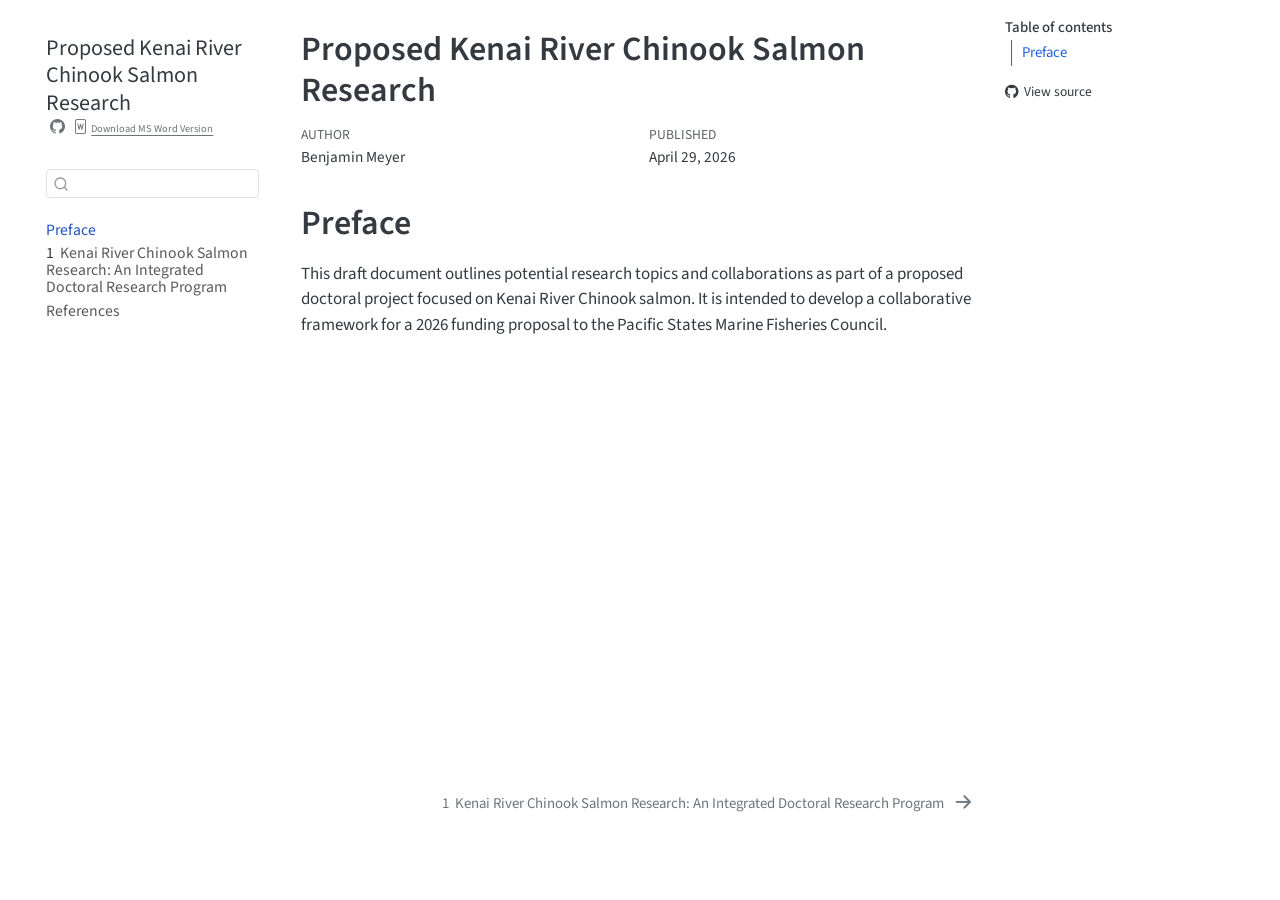
<file: docs/index.html>
<!DOCTYPE html>
<html xmlns="http://www.w3.org/1999/xhtml" lang="en" xml:lang="en"><head>

<meta charset="utf-8">
<meta name="generator" content="quarto-1.9.36">

<meta name="viewport" content="width=device-width, initial-scale=1.0, user-scalable=yes">

<meta name="author" content="Benjamin Meyer">
<meta name="dcterms.date" content="2026-04-29">

<title>Proposed Kenai River Chinook Salmon Research</title>
<style>
/* Default styles provided by pandoc.
** See https://pandoc.org/MANUAL.html#variables-for-html for config info.
*/
code{white-space: pre-wrap;}
span.smallcaps{font-variant: small-caps;}
div.columns{display: flex; gap: min(4vw, 1.5em);}
div.column{flex: auto; overflow-x: auto;}
div.hanging-indent{margin-left: 1.5em; text-indent: -1.5em;}
ul.task-list{list-style: none;}
ul.task-list li input[type="checkbox"] {
  width: 0.8em;
  margin: 0 0.8em 0.2em -1em; /* quarto-specific, see https://github.com/quarto-dev/quarto-cli/issues/4556 */ 
  vertical-align: middle;
}
</style>


<script src="site_libs/quarto-nav/quarto-nav.js"></script>
<script src="site_libs/quarto-nav/headroom.min.js"></script>
<script src="site_libs/clipboard/clipboard.min.js"></script>
<script src="site_libs/quarto-search/autocomplete.umd.js"></script>
<script src="site_libs/quarto-search/fuse.min.js"></script>
<script src="site_libs/quarto-search/quarto-search.js"></script>
<meta name="quarto:offset" content="./">
<link href="./concept_note.html" rel="next">
<script src="site_libs/quarto-html/quarto.js" type="module"></script>
<script src="site_libs/quarto-html/tabsets/tabsets.js" type="module"></script>
<script src="site_libs/quarto-html/popper.min.js"></script>
<script src="site_libs/quarto-html/tippy.umd.min.js"></script>
<script src="site_libs/quarto-html/anchor.min.js"></script>
<link href="site_libs/quarto-html/tippy.css" rel="stylesheet">
<link href="site_libs/quarto-html/quarto-syntax-highlighting-845c23b38eaddc0f92fda52bfe77a8c8.css" rel="stylesheet" id="quarto-text-highlighting-styles">
<script src="site_libs/bootstrap/bootstrap.min.js"></script>
<link href="site_libs/bootstrap/bootstrap-icons.css" rel="stylesheet">
<link href="site_libs/bootstrap/bootstrap-9e3e5b9121e68b3f077afb32f2c64d95.min.css" rel="stylesheet" append-hash="true" id="quarto-bootstrap" data-mode="light">
<script id="quarto-search-options" type="application/json">{
  "location": "sidebar",
  "copy-button": false,
  "collapse-after": 3,
  "panel-placement": "start",
  "type": "textbox",
  "limit": 50,
  "keyboard-shortcut": [
    "f",
    "/",
    "s"
  ],
  "show-item-context": false,
  "language": {
    "search-no-results-text": "No results",
    "search-matching-documents-text": "matching documents",
    "search-copy-link-title": "Copy link to search",
    "search-hide-matches-text": "Hide additional matches",
    "search-more-match-text": "more match in this document",
    "search-more-matches-text": "more matches in this document",
    "search-clear-button-title": "Clear",
    "search-text-placeholder": "",
    "search-detached-cancel-button-title": "Cancel",
    "search-submit-button-title": "Submit",
    "search-label": "Search"
  }
}</script>


<link rel="stylesheet" href="custom.css">
</head>

<body class="nav-sidebar floating quarto-light">

<div id="quarto-search-results"></div>
  <header id="quarto-header" class="headroom fixed-top">
  <nav class="quarto-secondary-nav">
    <div class="container-fluid d-flex">
      <button type="button" class="quarto-btn-toggle btn" data-bs-toggle="collapse" role="button" data-bs-target=".quarto-sidebar-collapse-item" aria-controls="quarto-sidebar" aria-expanded="false" aria-label="Toggle sidebar navigation" onclick="if (window.quartoToggleHeadroom) { window.quartoToggleHeadroom(); }">
        <i class="bi bi-layout-text-sidebar-reverse"></i>
      </button>
        <nav class="quarto-page-breadcrumbs" aria-label="breadcrumb"><ol class="breadcrumb"><li class="breadcrumb-item"><a href="./index.html">Preface</a></li></ol></nav>
        <a class="flex-grow-1" role="navigation" data-bs-toggle="collapse" data-bs-target=".quarto-sidebar-collapse-item" aria-controls="quarto-sidebar" aria-expanded="false" aria-label="Toggle sidebar navigation" onclick="if (window.quartoToggleHeadroom) { window.quartoToggleHeadroom(); }">      
        </a>
      <button type="button" class="btn quarto-search-button" aria-label="Search" onclick="window.quartoOpenSearch();">
        <i class="bi bi-search"></i>
      </button>
    </div>
  </nav>
</header>
<!-- content -->
<div id="quarto-content" class="quarto-container page-columns page-rows-contents page-layout-article">
<!-- sidebar -->
  <nav id="quarto-sidebar" class="sidebar collapse collapse-horizontal quarto-sidebar-collapse-item sidebar-navigation floating overflow-auto">
    <div class="pt-lg-2 mt-2 text-left sidebar-header">
    <div class="sidebar-title mb-0 py-0">
      <a href="./">Proposed Kenai River Chinook Salmon Research</a> 
        <div class="sidebar-tools-main">
    <a href="https://github.com/benjamin-meyer-ak/kenai-chinook" title="Source Code" class="quarto-navigation-tool px-1" aria-label="Source Code"><i class="bi bi-github"></i></a>
    <a href="./-Proposed-Kenai-River-Chinook-Salmon-Research.docx" title="Download Docx" class="quarto-navigation-tool px-1" aria-label="Download Docx"><i class="bi bi-file-word"></i></a>
</div>
    </div>
      </div>
        <div class="mt-2 flex-shrink-0 align-items-center">
        <div class="sidebar-search">
        <div id="quarto-search" class="" title="Search"></div>
        </div>
        </div>
    <div class="sidebar-menu-container"> 
    <ul class="list-unstyled mt-1">
        <li class="sidebar-item">
  <div class="sidebar-item-container"> 
  <a href="./index.html" class="sidebar-item-text sidebar-link active">
 <span class="menu-text">Preface</span></a>
  </div>
</li>
        <li class="sidebar-item">
  <div class="sidebar-item-container"> 
  <a href="./concept_note.html" class="sidebar-item-text sidebar-link">
 <span class="menu-text"><span class="chapter-number">1</span>&nbsp; <span class="chapter-title">Kenai River Chinook Salmon Research: An Integrated Doctoral Research Program</span></span></a>
  </div>
</li>
        <li class="sidebar-item">
  <div class="sidebar-item-container"> 
  <a href="./references.html" class="sidebar-item-text sidebar-link">
 <span class="menu-text">References</span></a>
  </div>
</li>
    </ul>
    </div>
</nav>
<div id="quarto-sidebar-glass" class="quarto-sidebar-collapse-item" data-bs-toggle="collapse" data-bs-target=".quarto-sidebar-collapse-item"></div>
<!-- margin-sidebar -->
    <div id="quarto-margin-sidebar" class="sidebar margin-sidebar">
        <nav id="TOC" role="doc-toc" class="toc-active">
    <h2 id="toc-title">Table of contents</h2>
   
  <ul class="collapse">
  <li><a href="#preface" id="toc-preface" class="nav-link active" data-scroll-target="#preface">Preface</a></li>
  </ul>
<div class="toc-actions"><ul class="collapse"><li><a href="https://github.com/benjamin-meyer-ak/kenai-chinook/blob/main/index.qmd" class="toc-action"><i class="bi bi-github"></i>View source</a></li></ul></div></nav>
    </div>
<!-- main -->
<main class="content" id="quarto-document-content">

<header id="title-block-header" class="quarto-title-block default">
<div class="quarto-title">
<h1 class="title">Proposed Kenai River Chinook Salmon Research</h1>
</div>



<div class="quarto-title-meta">

    <div>
    <div class="quarto-title-meta-heading">Author</div>
    <div class="quarto-title-meta-contents">
             <p>Benjamin Meyer </p>
          </div>
  </div>
    
    <div>
    <div class="quarto-title-meta-heading">Published</div>
    <div class="quarto-title-meta-contents">
      <p class="date">April 29, 2026</p>
    </div>
  </div>
  
    
  </div>
  


</header>


<section id="preface" class="level1 unnumbered">
<h1 class="unnumbered">Preface</h1>
<p>This draft document outlines potential research topics and collaborations as part of a proposed doctoral project focused on Kenai River Chinook salmon. It is intended to develop a collaborative framework for a 2026 funding proposal to the Pacific States Marine Fisheries Council.</p>


</section>

</main> <!-- /main -->
<script id="quarto-html-after-body" type="application/javascript">
  window.document.addEventListener("DOMContentLoaded", function (event) {
    const icon = "";
    const anchorJS = new window.AnchorJS();
    anchorJS.options = {
      placement: 'right',
      icon: icon
    };
    anchorJS.add('.anchored');
    const isCodeAnnotation = (el) => {
      for (const clz of el.classList) {
        if (clz.startsWith('code-annotation-')) {                     
          return true;
        }
      }
      return false;
    }
    const onCopySuccess = function(e) {
      // button target
      const button = e.trigger;
      // don't keep focus
      button.blur();
      // flash "checked"
      button.classList.add('code-copy-button-checked');
      var currentTitle = button.getAttribute("title");
      button.setAttribute("title", "Copied!");
      let tooltip;
      if (window.bootstrap) {
        button.setAttribute("data-bs-toggle", "tooltip");
        button.setAttribute("data-bs-placement", "left");
        button.setAttribute("data-bs-title", "Copied!");
        tooltip = new bootstrap.Tooltip(button, 
          { trigger: "manual", 
            customClass: "code-copy-button-tooltip",
            offset: [0, -8]});
        tooltip.show();    
      }
      setTimeout(function() {
        if (tooltip) {
          tooltip.hide();
          button.removeAttribute("data-bs-title");
          button.removeAttribute("data-bs-toggle");
          button.removeAttribute("data-bs-placement");
        }
        button.setAttribute("title", currentTitle);
        button.classList.remove('code-copy-button-checked');
      }, 1000);
      // clear code selection
      e.clearSelection();
    }
    const getTextToCopy = function(trigger) {
      const outerScaffold = trigger.parentElement.cloneNode(true);
      const codeEl = outerScaffold.querySelector('code');
      for (const childEl of codeEl.children) {
        if (isCodeAnnotation(childEl)) {
          childEl.remove();
        }
      }
      return codeEl.innerText;
    }
    const clipboard = new window.ClipboardJS('.code-copy-button:not([data-in-quarto-modal])', {
      text: getTextToCopy
    });
    clipboard.on('success', onCopySuccess);
    if (window.document.getElementById('quarto-embedded-source-code-modal')) {
      const clipboardModal = new window.ClipboardJS('.code-copy-button[data-in-quarto-modal]', {
        text: getTextToCopy,
        container: window.document.getElementById('quarto-embedded-source-code-modal')
      });
      clipboardModal.on('success', onCopySuccess);
    }
      var localhostRegex = new RegExp(/^(?:http|https):\/\/localhost\:?[0-9]*\//);
      var mailtoRegex = new RegExp(/^mailto:/);
        var filterRegex = new RegExp('/' + window.location.host + '/');
      var isInternal = (href) => {
          return filterRegex.test(href) || localhostRegex.test(href) || mailtoRegex.test(href);
      }
      // Inspect non-navigation links and adorn them if external
     var links = window.document.querySelectorAll('a[href]:not(.nav-link):not(.navbar-brand):not(.toc-action):not(.sidebar-link):not(.sidebar-item-toggle):not(.pagination-link):not(.no-external):not([aria-hidden]):not(.dropdown-item):not(.quarto-navigation-tool):not(.about-link)');
      for (var i=0; i<links.length; i++) {
        const link = links[i];
        if (!isInternal(link.href)) {
          // undo the damage that might have been done by quarto-nav.js in the case of
          // links that we want to consider external
          if (link.dataset.originalHref !== undefined) {
            link.href = link.dataset.originalHref;
          }
        }
      }
    function tippyHover(el, contentFn, onTriggerFn, onUntriggerFn) {
      const config = {
        allowHTML: true,
        maxWidth: 500,
        delay: 100,
        arrow: false,
        appendTo: function(el) {
            return el.parentElement;
        },
        interactive: true,
        interactiveBorder: 10,
        theme: 'quarto',
        placement: 'bottom-start',
      };
      if (contentFn) {
        config.content = contentFn;
      }
      if (onTriggerFn) {
        config.onTrigger = onTriggerFn;
      }
      if (onUntriggerFn) {
        config.onUntrigger = onUntriggerFn;
      }
      window.tippy(el, config); 
    }
    const noterefs = window.document.querySelectorAll('a[role="doc-noteref"]');
    for (var i=0; i<noterefs.length; i++) {
      const ref = noterefs[i];
      tippyHover(ref, function() {
        // use id or data attribute instead here
        let href = ref.getAttribute('data-footnote-href') || ref.getAttribute('href');
        try { href = new URL(href).hash; } catch {}
        const id = href.replace(/^#\/?/, "");
        const note = window.document.getElementById(id);
        if (note) {
          return note.innerHTML;
        } else {
          return "";
        }
      });
    }
    const xrefs = window.document.querySelectorAll('a.quarto-xref');
    const processXRef = (id, note) => {
      // Strip column container classes
      const stripColumnClz = (el) => {
        el.classList.remove("page-full", "page-columns");
        if (el.children) {
          for (const child of el.children) {
            stripColumnClz(child);
          }
        }
      }
      stripColumnClz(note)
      if (id === null || id.startsWith('sec-')) {
        // Special case sections, only their first couple elements
        const container = document.createElement("div");
        if (note.children && note.children.length > 2) {
          container.appendChild(note.children[0].cloneNode(true));
          for (let i = 1; i < note.children.length; i++) {
            const child = note.children[i];
            if (child.tagName === "P" && child.innerText === "") {
              continue;
            } else {
              container.appendChild(child.cloneNode(true));
              break;
            }
          }
          if (window.Quarto?.typesetMath) {
            window.Quarto.typesetMath(container);
          }
          return container.innerHTML
        } else {
          if (window.Quarto?.typesetMath) {
            window.Quarto.typesetMath(note);
          }
          return note.innerHTML;
        }
      } else {
        // Remove any anchor links if they are present
        const anchorLink = note.querySelector('a.anchorjs-link');
        if (anchorLink) {
          anchorLink.remove();
        }
        if (window.Quarto?.typesetMath) {
          window.Quarto.typesetMath(note);
        }
        if (note.classList.contains("callout")) {
          return note.outerHTML;
        } else {
          return note.innerHTML;
        }
      }
    }
    for (var i=0; i<xrefs.length; i++) {
      const xref = xrefs[i];
      tippyHover(xref, undefined, function(instance) {
        instance.disable();
        let url = xref.getAttribute('href');
        let hash = undefined; 
        if (url.startsWith('#')) {
          hash = url;
        } else {
          try { hash = new URL(url).hash; } catch {}
        }
        if (hash) {
          const id = hash.replace(/^#\/?/, "");
          const note = window.document.getElementById(id);
          if (note !== null) {
            try {
              const html = processXRef(id, note.cloneNode(true));
              instance.setContent(html);
            } finally {
              instance.enable();
              instance.show();
            }
          } else {
            // See if we can fetch this
            fetch(url.split('#')[0])
            .then(res => res.text())
            .then(html => {
              const parser = new DOMParser();
              const htmlDoc = parser.parseFromString(html, "text/html");
              const note = htmlDoc.getElementById(id);
              if (note !== null) {
                const html = processXRef(id, note);
                instance.setContent(html);
              } 
            }).finally(() => {
              instance.enable();
              instance.show();
            });
          }
        } else {
          // See if we can fetch a full url (with no hash to target)
          // This is a special case and we should probably do some content thinning / targeting
          fetch(url)
          .then(res => res.text())
          .then(html => {
            const parser = new DOMParser();
            const htmlDoc = parser.parseFromString(html, "text/html");
            const note = htmlDoc.querySelector('main.content');
            if (note !== null) {
              // This should only happen for chapter cross references
              // (since there is no id in the URL)
              // remove the first header
              if (note.children.length > 0 && note.children[0].tagName === "HEADER") {
                note.children[0].remove();
              }
              const html = processXRef(null, note);
              instance.setContent(html);
            } 
          }).finally(() => {
            instance.enable();
            instance.show();
          });
        }
      }, function(instance) {
      });
    }
        let selectedAnnoteEl;
        const selectorForAnnotation = ( cell, annotation) => {
          let cellAttr = 'data-code-cell="' + cell + '"';
          let lineAttr = 'data-code-annotation="' +  annotation + '"';
          const selector = 'span[' + cellAttr + '][' + lineAttr + ']';
          return selector;
        }
        const selectCodeLines = (annoteEl) => {
          const doc = window.document;
          const targetCell = annoteEl.getAttribute("data-target-cell");
          const targetAnnotation = annoteEl.getAttribute("data-target-annotation");
          const annoteSpan = window.document.querySelector(selectorForAnnotation(targetCell, targetAnnotation));
          const lines = annoteSpan.getAttribute("data-code-lines").split(",");
          const lineIds = lines.map((line) => {
            return targetCell + "-" + line;
          })
          let top = null;
          let height = null;
          let parent = null;
          if (lineIds.length > 0) {
              //compute the position of the single el (top and bottom and make a div)
              const el = window.document.getElementById(lineIds[0]);
              top = el.offsetTop;
              height = el.offsetHeight;
              parent = el.parentElement.parentElement;
            if (lineIds.length > 1) {
              const lastEl = window.document.getElementById(lineIds[lineIds.length - 1]);
              const bottom = lastEl.offsetTop + lastEl.offsetHeight;
              height = bottom - top;
            }
            if (top !== null && height !== null && parent !== null) {
              // cook up a div (if necessary) and position it 
              let div = window.document.getElementById("code-annotation-line-highlight");
              if (div === null) {
                div = window.document.createElement("div");
                div.setAttribute("id", "code-annotation-line-highlight");
                div.style.position = 'absolute';
                parent.appendChild(div);
              }
              div.style.top = top - 2 + "px";
              div.style.height = height + 4 + "px";
              div.style.left = 0;
              let gutterDiv = window.document.getElementById("code-annotation-line-highlight-gutter");
              if (gutterDiv === null) {
                gutterDiv = window.document.createElement("div");
                gutterDiv.setAttribute("id", "code-annotation-line-highlight-gutter");
                gutterDiv.style.position = 'absolute';
                const codeCell = window.document.getElementById(targetCell);
                const gutter = codeCell.querySelector('.code-annotation-gutter');
                gutter.appendChild(gutterDiv);
              }
              gutterDiv.style.top = top - 2 + "px";
              gutterDiv.style.height = height + 4 + "px";
            }
            selectedAnnoteEl = annoteEl;
          }
        };
        const unselectCodeLines = () => {
          const elementsIds = ["code-annotation-line-highlight", "code-annotation-line-highlight-gutter"];
          elementsIds.forEach((elId) => {
            const div = window.document.getElementById(elId);
            if (div) {
              div.remove();
            }
          });
          selectedAnnoteEl = undefined;
        };
          // Handle positioning of the toggle
      window.addEventListener(
        "resize",
        throttle(() => {
          elRect = undefined;
          if (selectedAnnoteEl) {
            selectCodeLines(selectedAnnoteEl);
          }
        }, 10)
      );
      function throttle(fn, ms) {
      let throttle = false;
      let timer;
        return (...args) => {
          if(!throttle) { // first call gets through
              fn.apply(this, args);
              throttle = true;
          } else { // all the others get throttled
              if(timer) clearTimeout(timer); // cancel #2
              timer = setTimeout(() => {
                fn.apply(this, args);
                timer = throttle = false;
              }, ms);
          }
        };
      }
        // Attach click handler to the DT
        const annoteDls = window.document.querySelectorAll('dt[data-target-cell]');
        for (const annoteDlNode of annoteDls) {
          annoteDlNode.addEventListener('click', (event) => {
            const clickedEl = event.target;
            if (clickedEl !== selectedAnnoteEl) {
              unselectCodeLines();
              const activeEl = window.document.querySelector('dt[data-target-cell].code-annotation-active');
              if (activeEl) {
                activeEl.classList.remove('code-annotation-active');
              }
              selectCodeLines(clickedEl);
              clickedEl.classList.add('code-annotation-active');
            } else {
              // Unselect the line
              unselectCodeLines();
              clickedEl.classList.remove('code-annotation-active');
            }
          });
        }
    const findCites = (el) => {
      const parentEl = el.parentElement;
      if (parentEl) {
        const cites = parentEl.dataset.cites;
        if (cites) {
          return {
            el,
            cites: cites.split(' ')
          };
        } else {
          return findCites(el.parentElement)
        }
      } else {
        return undefined;
      }
    };
    var bibliorefs = window.document.querySelectorAll('a[role="doc-biblioref"]');
    for (var i=0; i<bibliorefs.length; i++) {
      const ref = bibliorefs[i];
      const citeInfo = findCites(ref);
      if (citeInfo) {
        tippyHover(citeInfo.el, function() {
          var popup = window.document.createElement('div');
          citeInfo.cites.forEach(function(cite) {
            var citeDiv = window.document.createElement('div');
            citeDiv.classList.add('hanging-indent');
            citeDiv.classList.add('csl-entry');
            var biblioDiv = window.document.getElementById('ref-' + cite);
            if (biblioDiv) {
              citeDiv.innerHTML = biblioDiv.innerHTML;
            }
            popup.appendChild(citeDiv);
          });
          return popup.innerHTML;
        });
      }
    }
  });
  </script>
<nav class="page-navigation">
  <div class="nav-page nav-page-previous">
  </div>
  <div class="nav-page nav-page-next">
      <a href="./concept_note.html" class="pagination-link" aria-label="Kenai River Chinook Salmon Research: An Integrated Doctoral Research Program">
        <span class="nav-page-text"><span class="chapter-number">1</span>&nbsp; <span class="chapter-title">Kenai River Chinook Salmon Research: An Integrated Doctoral Research Program</span></span> <i class="bi bi-arrow-right-short"></i>
      </a>
  </div>
</nav>
</div> <!-- /content -->




<footer class="footer"><div class="nav-footer"><div class="nav-footer-center"><div class="toc-actions d-sm-block d-md-none"><ul><li><a href="https://github.com/benjamin-meyer-ak/kenai-chinook/blob/main/index.qmd" class="toc-action"><i class="bi bi-github"></i>View source</a></li></ul></div></div></div></footer></body></html>
</file>
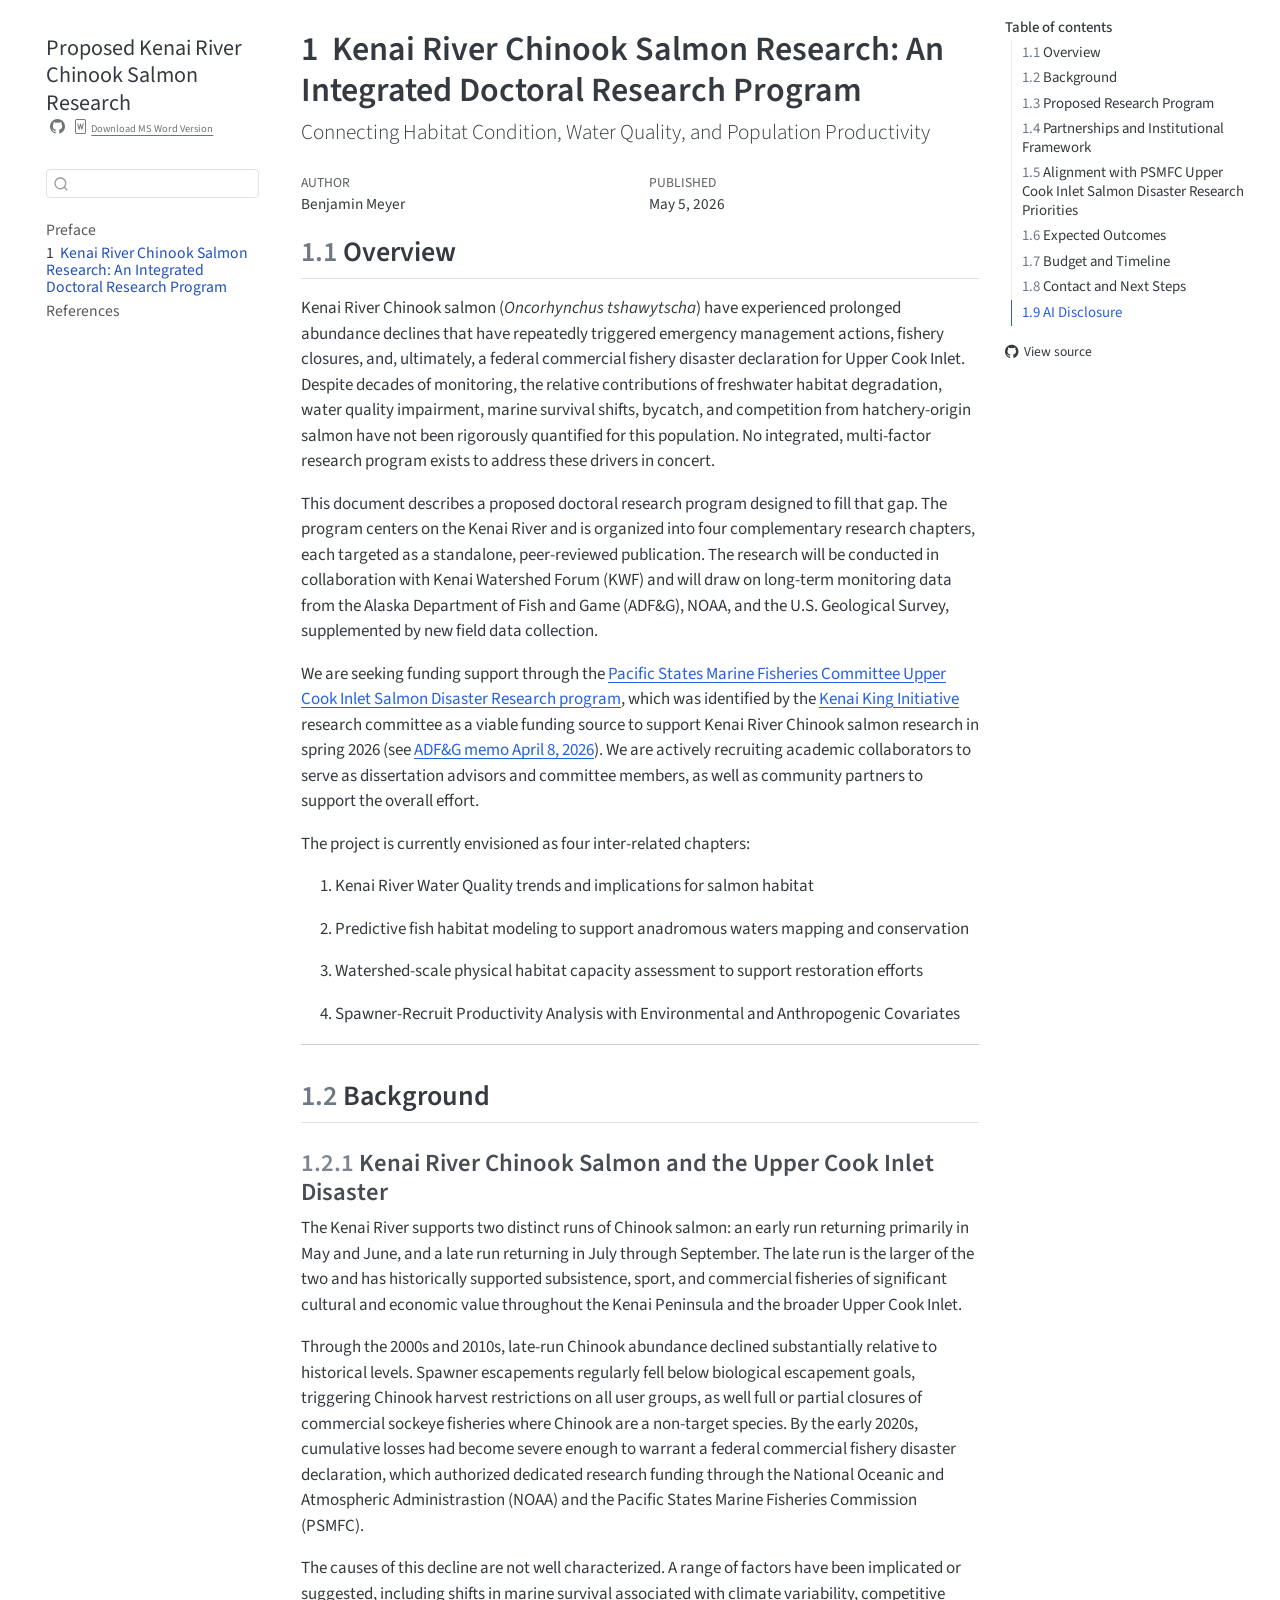
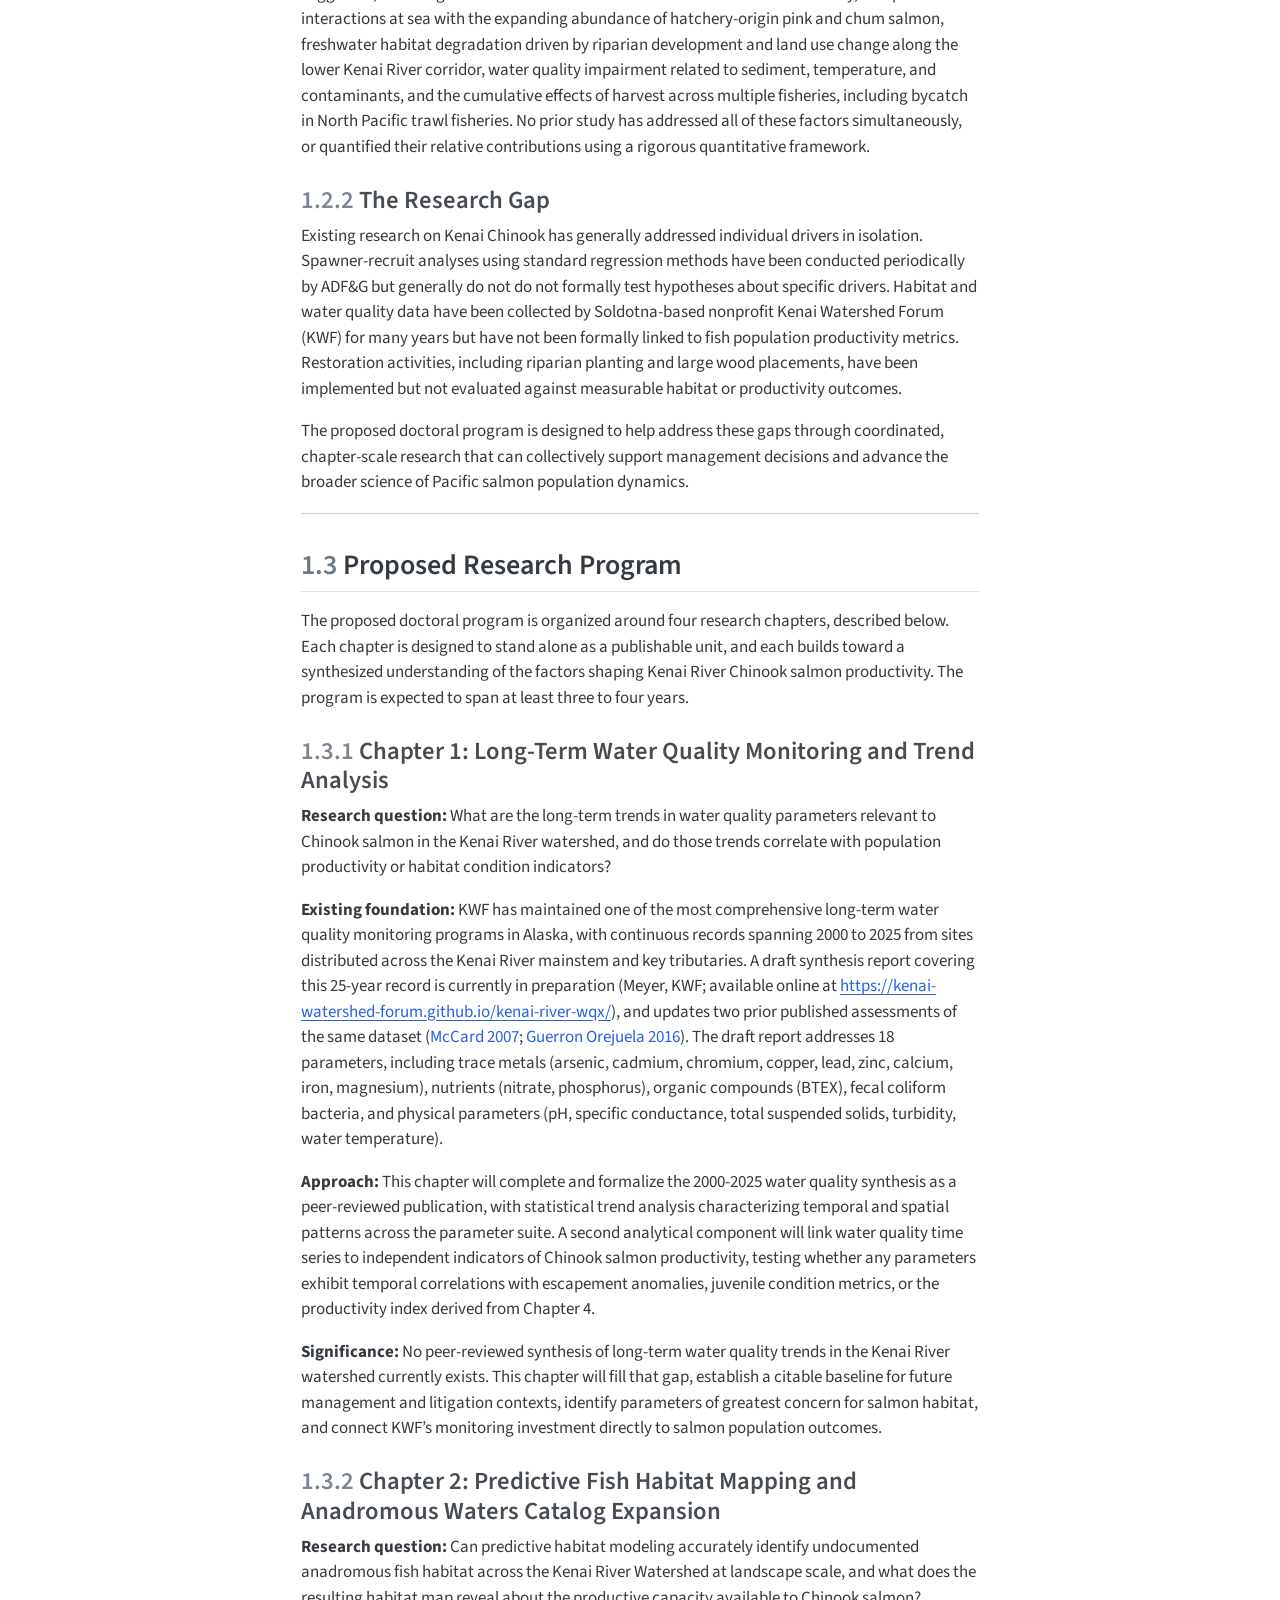
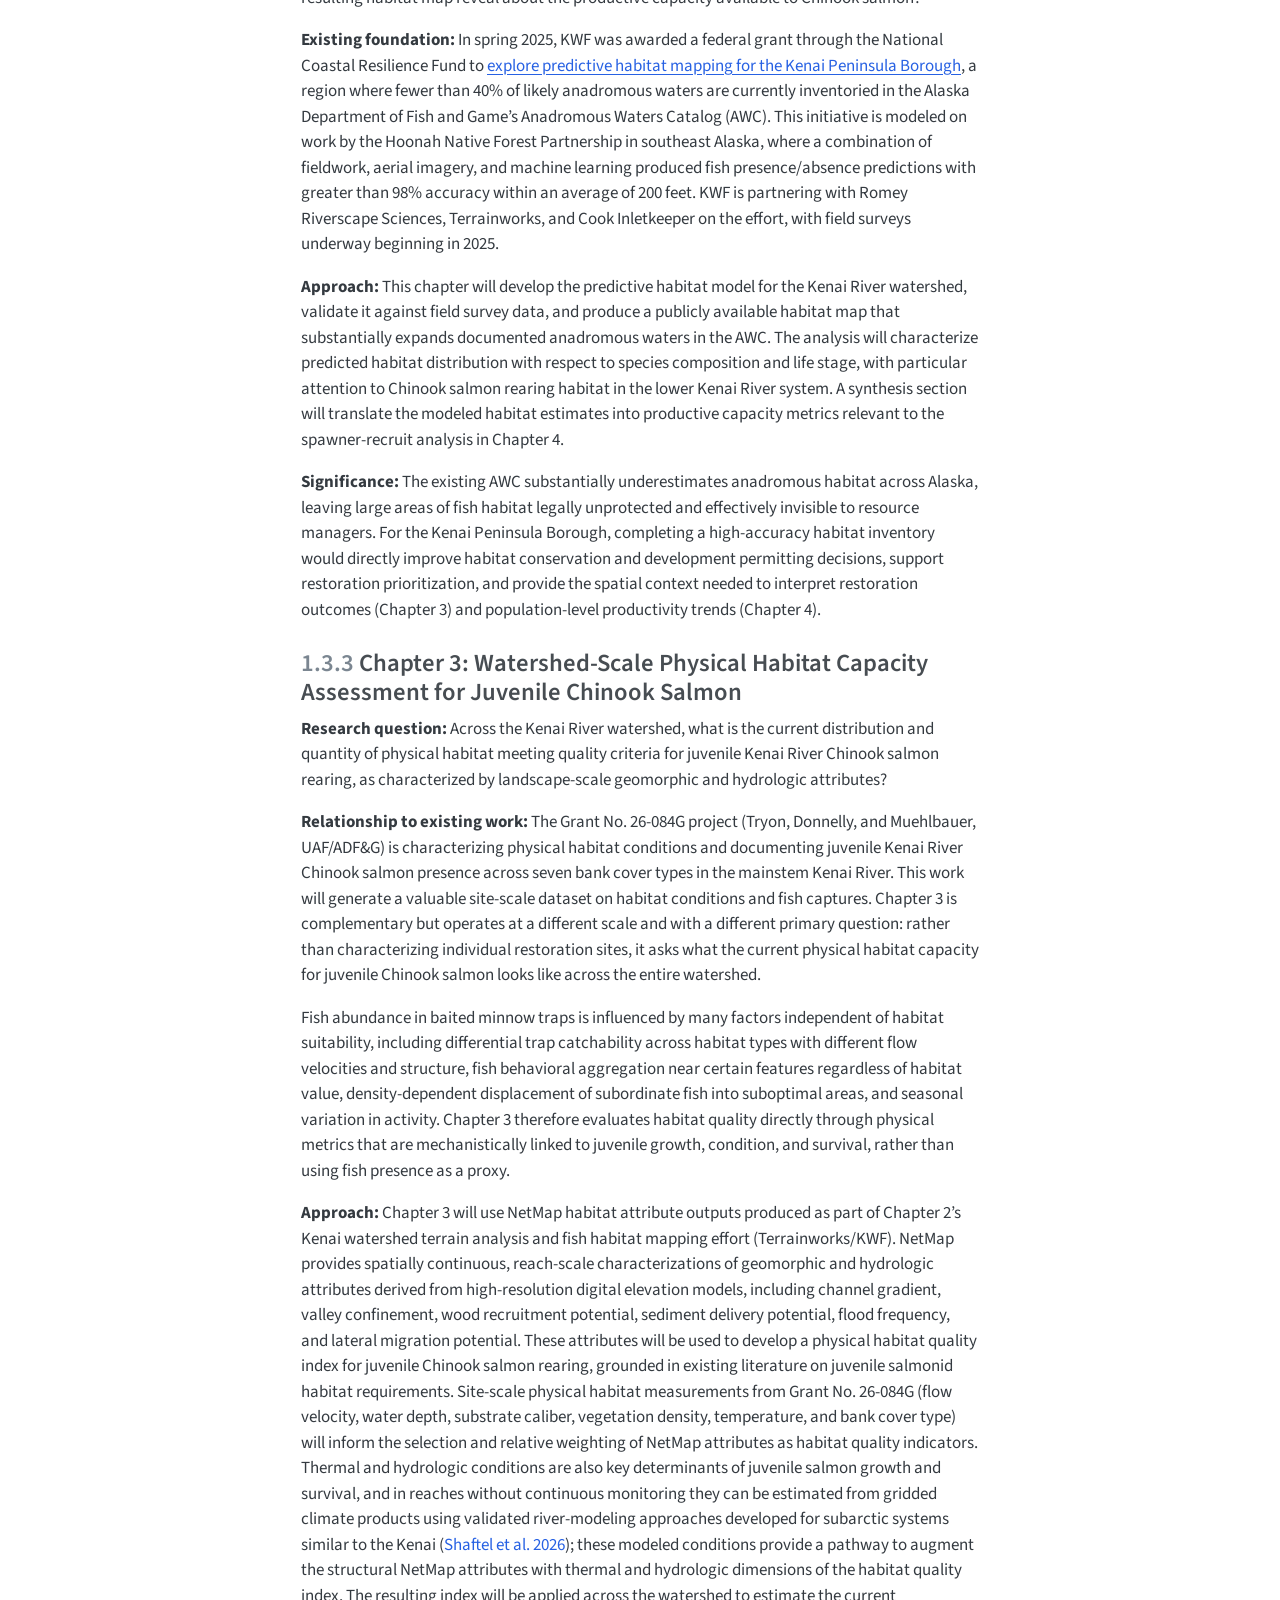
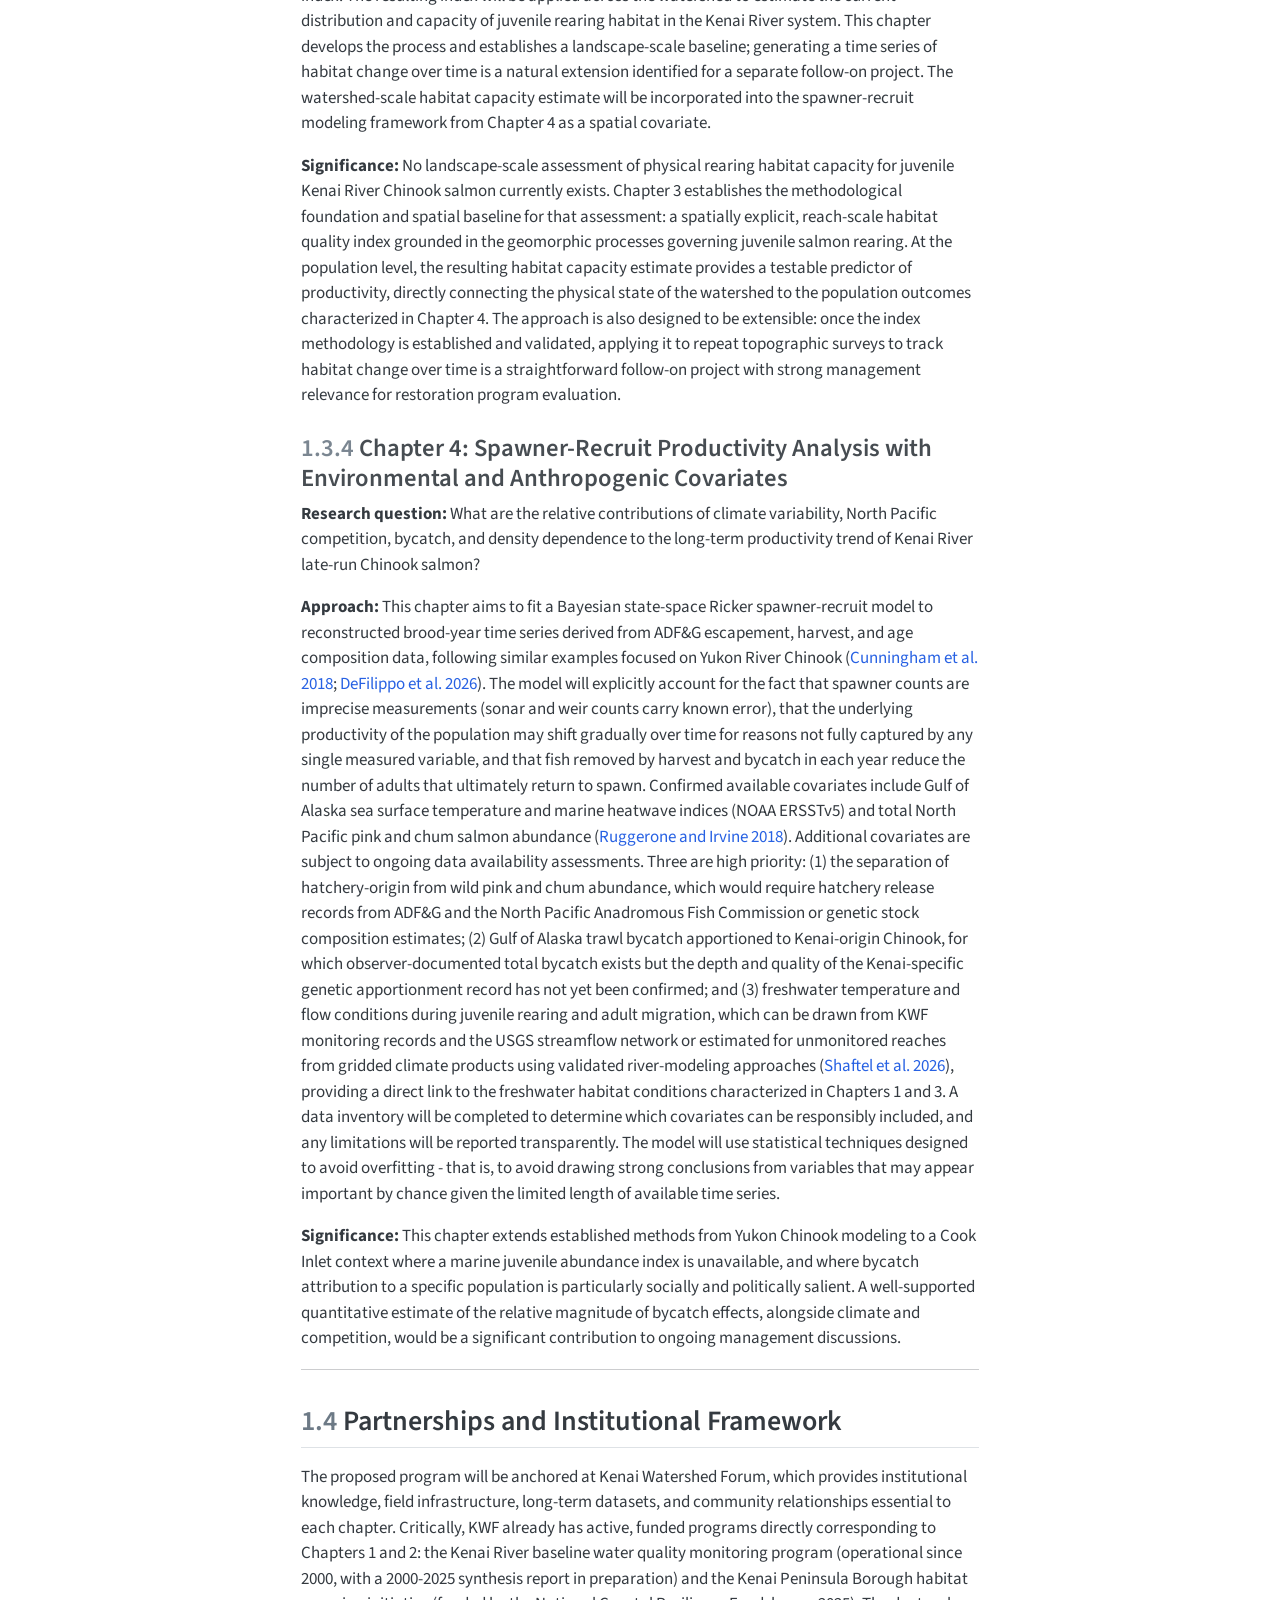
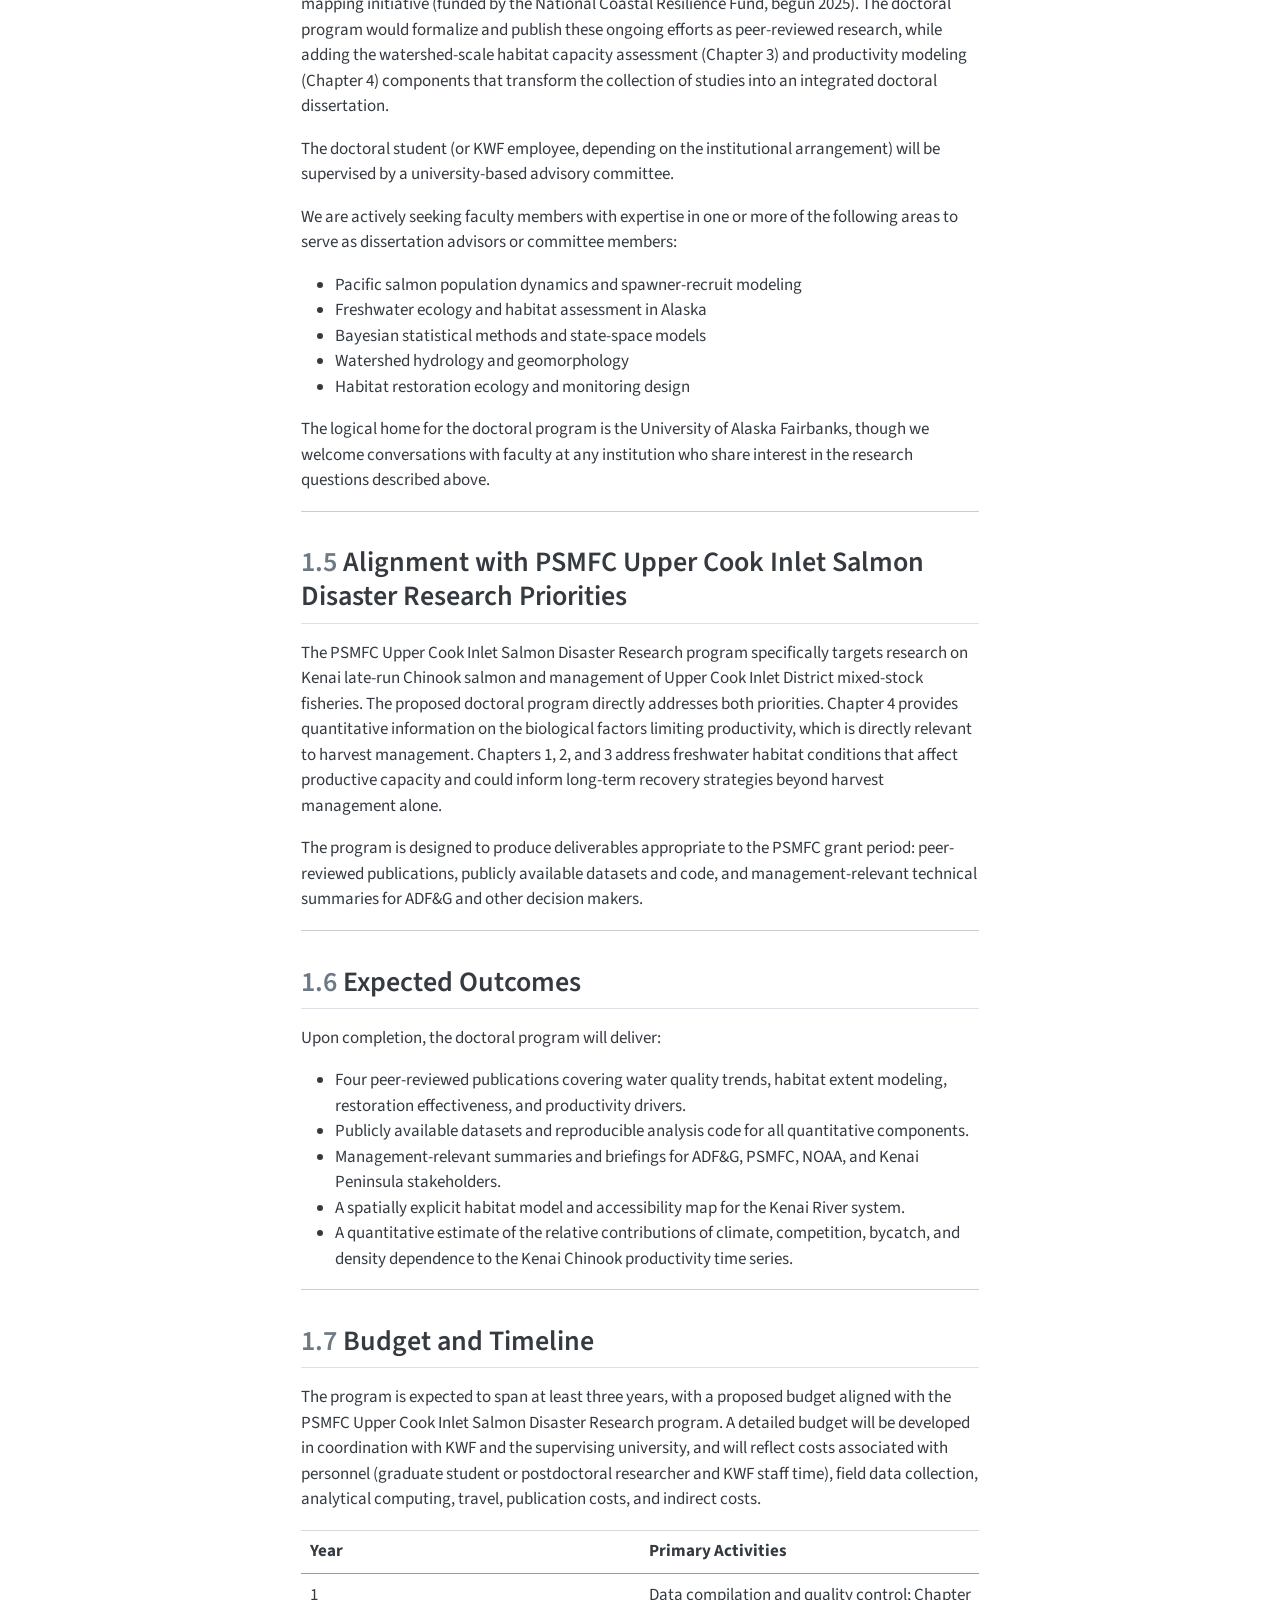
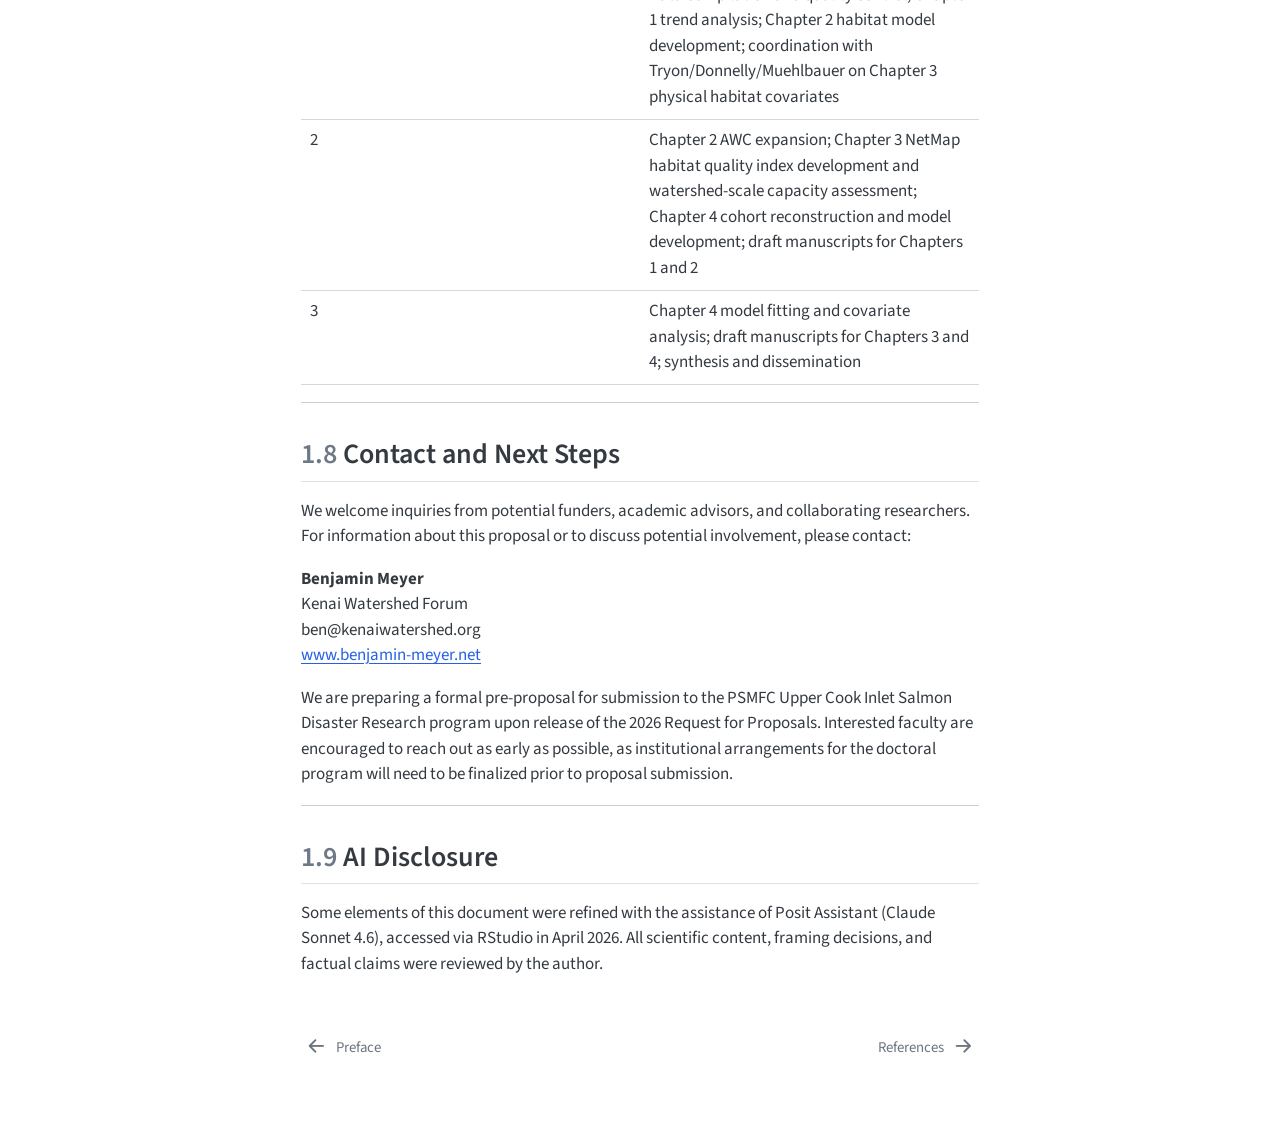
<file: docs/concept_note.html>
<!DOCTYPE html>
<html xmlns="http://www.w3.org/1999/xhtml" lang="en" xml:lang="en"><head>

<meta charset="utf-8">
<meta name="generator" content="quarto-1.9.36">

<meta name="viewport" content="width=device-width, initial-scale=1.0, user-scalable=yes">

<meta name="author" content="Benjamin Meyer">
<meta name="dcterms.date" content="2026-05-05">

<title>1&nbsp; Kenai River Chinook Salmon Research: An Integrated Doctoral Research Program –  Proposed Kenai River Chinook Salmon Research</title>
<style>
/* Default styles provided by pandoc.
** See https://pandoc.org/MANUAL.html#variables-for-html for config info.
*/
code{white-space: pre-wrap;}
span.smallcaps{font-variant: small-caps;}
div.columns{display: flex; gap: min(4vw, 1.5em);}
div.column{flex: auto; overflow-x: auto;}
div.hanging-indent{margin-left: 1.5em; text-indent: -1.5em;}
ul.task-list{list-style: none;}
ul.task-list li input[type="checkbox"] {
  width: 0.8em;
  margin: 0 0.8em 0.2em -1em; /* quarto-specific, see https://github.com/quarto-dev/quarto-cli/issues/4556 */ 
  vertical-align: middle;
}
/* CSS for citations */
div.csl-bib-body { }
div.csl-entry {
  clear: both;
}
.hanging-indent div.csl-entry {
  margin-left:2em;
  text-indent:-2em;
}
div.csl-left-margin {
  min-width:2em;
  float:left;
}
div.csl-right-inline {
  margin-left:2em;
  padding-left:1em;
}
div.csl-indent {
  margin-left: 2em;
}</style>


<script src="site_libs/quarto-nav/quarto-nav.js"></script>
<script src="site_libs/quarto-nav/headroom.min.js"></script>
<script src="site_libs/clipboard/clipboard.min.js"></script>
<script src="site_libs/quarto-search/autocomplete.umd.js"></script>
<script src="site_libs/quarto-search/fuse.min.js"></script>
<script src="site_libs/quarto-search/quarto-search.js"></script>
<meta name="quarto:offset" content="./">
<link href="./references.html" rel="next">
<link href="./index.html" rel="prev">
<script src="site_libs/quarto-html/quarto.js" type="module"></script>
<script src="site_libs/quarto-html/tabsets/tabsets.js" type="module"></script>
<script src="site_libs/quarto-html/popper.min.js"></script>
<script src="site_libs/quarto-html/tippy.umd.min.js"></script>
<script src="site_libs/quarto-html/anchor.min.js"></script>
<link href="site_libs/quarto-html/tippy.css" rel="stylesheet">
<link href="site_libs/quarto-html/quarto-syntax-highlighting-845c23b38eaddc0f92fda52bfe77a8c8.css" rel="stylesheet" id="quarto-text-highlighting-styles">
<script src="site_libs/bootstrap/bootstrap.min.js"></script>
<link href="site_libs/bootstrap/bootstrap-icons.css" rel="stylesheet">
<link href="site_libs/bootstrap/bootstrap-9e3e5b9121e68b3f077afb32f2c64d95.min.css" rel="stylesheet" append-hash="true" id="quarto-bootstrap" data-mode="light">
<script id="quarto-search-options" type="application/json">{
  "location": "sidebar",
  "copy-button": false,
  "collapse-after": 3,
  "panel-placement": "start",
  "type": "textbox",
  "limit": 50,
  "keyboard-shortcut": [
    "f",
    "/",
    "s"
  ],
  "show-item-context": false,
  "language": {
    "search-no-results-text": "No results",
    "search-matching-documents-text": "matching documents",
    "search-copy-link-title": "Copy link to search",
    "search-hide-matches-text": "Hide additional matches",
    "search-more-match-text": "more match in this document",
    "search-more-matches-text": "more matches in this document",
    "search-clear-button-title": "Clear",
    "search-text-placeholder": "",
    "search-detached-cancel-button-title": "Cancel",
    "search-submit-button-title": "Submit",
    "search-label": "Search"
  }
}</script>


<link rel="stylesheet" href="custom.css">
</head>

<body class="nav-sidebar floating quarto-light">

<div id="quarto-search-results"></div>
  <header id="quarto-header" class="headroom fixed-top">
  <nav class="quarto-secondary-nav">
    <div class="container-fluid d-flex">
      <button type="button" class="quarto-btn-toggle btn" data-bs-toggle="collapse" role="button" data-bs-target=".quarto-sidebar-collapse-item" aria-controls="quarto-sidebar" aria-expanded="false" aria-label="Toggle sidebar navigation" onclick="if (window.quartoToggleHeadroom) { window.quartoToggleHeadroom(); }">
        <i class="bi bi-layout-text-sidebar-reverse"></i>
      </button>
        <nav class="quarto-page-breadcrumbs" aria-label="breadcrumb"><ol class="breadcrumb"><li class="breadcrumb-item"><a href="./concept_note.html"><span class="chapter-number">1</span>&nbsp; <span class="chapter-title">Kenai River Chinook Salmon Research: An Integrated Doctoral Research Program</span></a></li></ol></nav>
        <a class="flex-grow-1" role="navigation" data-bs-toggle="collapse" data-bs-target=".quarto-sidebar-collapse-item" aria-controls="quarto-sidebar" aria-expanded="false" aria-label="Toggle sidebar navigation" onclick="if (window.quartoToggleHeadroom) { window.quartoToggleHeadroom(); }">      
        </a>
      <button type="button" class="btn quarto-search-button" aria-label="Search" onclick="window.quartoOpenSearch();">
        <i class="bi bi-search"></i>
      </button>
    </div>
  </nav>
</header>
<!-- content -->
<div id="quarto-content" class="quarto-container page-columns page-rows-contents page-layout-article">
<!-- sidebar -->
  <nav id="quarto-sidebar" class="sidebar collapse collapse-horizontal quarto-sidebar-collapse-item sidebar-navigation floating overflow-auto">
    <div class="pt-lg-2 mt-2 text-left sidebar-header">
    <div class="sidebar-title mb-0 py-0">
      <a href="./">Proposed Kenai River Chinook Salmon Research</a> 
        <div class="sidebar-tools-main">
    <a href="https://github.com/benjamin-meyer-ak/kenai-chinook" title="Source Code" class="quarto-navigation-tool px-1" aria-label="Source Code"><i class="bi bi-github"></i></a>
    <a href="./-Proposed-Kenai-River-Chinook-Salmon-Research.docx" title="Download Docx" class="quarto-navigation-tool px-1" aria-label="Download Docx"><i class="bi bi-file-word"></i></a>
</div>
    </div>
      </div>
        <div class="mt-2 flex-shrink-0 align-items-center">
        <div class="sidebar-search">
        <div id="quarto-search" class="" title="Search"></div>
        </div>
        </div>
    <div class="sidebar-menu-container"> 
    <ul class="list-unstyled mt-1">
        <li class="sidebar-item">
  <div class="sidebar-item-container"> 
  <a href="./index.html" class="sidebar-item-text sidebar-link">
 <span class="menu-text">Preface</span></a>
  </div>
</li>
        <li class="sidebar-item">
  <div class="sidebar-item-container"> 
  <a href="./concept_note.html" class="sidebar-item-text sidebar-link active">
 <span class="menu-text"><span class="chapter-number">1</span>&nbsp; <span class="chapter-title">Kenai River Chinook Salmon Research: An Integrated Doctoral Research Program</span></span></a>
  </div>
</li>
        <li class="sidebar-item">
  <div class="sidebar-item-container"> 
  <a href="./references.html" class="sidebar-item-text sidebar-link">
 <span class="menu-text">References</span></a>
  </div>
</li>
    </ul>
    </div>
</nav>
<div id="quarto-sidebar-glass" class="quarto-sidebar-collapse-item" data-bs-toggle="collapse" data-bs-target=".quarto-sidebar-collapse-item"></div>
<!-- margin-sidebar -->
    <div id="quarto-margin-sidebar" class="sidebar margin-sidebar">
        <nav id="TOC" role="doc-toc" class="toc-active">
    <h2 id="toc-title">Table of contents</h2>
   
  <ul class="collapse">
  <li><a href="#overview" id="toc-overview" class="nav-link active" data-scroll-target="#overview"><span class="header-section-number">1.1</span> Overview</a></li>
  <li><a href="#background" id="toc-background" class="nav-link" data-scroll-target="#background"><span class="header-section-number">1.2</span> Background</a></li>
  <li><a href="#proposed-research-program" id="toc-proposed-research-program" class="nav-link" data-scroll-target="#proposed-research-program"><span class="header-section-number">1.3</span> Proposed Research Program</a></li>
  <li><a href="#partnerships-and-institutional-framework" id="toc-partnerships-and-institutional-framework" class="nav-link" data-scroll-target="#partnerships-and-institutional-framework"><span class="header-section-number">1.4</span> Partnerships and Institutional Framework</a></li>
  <li><a href="#alignment-with-psmfc-upper-cook-inlet-salmon-disaster-research-priorities" id="toc-alignment-with-psmfc-upper-cook-inlet-salmon-disaster-research-priorities" class="nav-link" data-scroll-target="#alignment-with-psmfc-upper-cook-inlet-salmon-disaster-research-priorities"><span class="header-section-number">1.5</span> Alignment with PSMFC Upper Cook Inlet Salmon Disaster Research Priorities</a></li>
  <li><a href="#expected-outcomes" id="toc-expected-outcomes" class="nav-link" data-scroll-target="#expected-outcomes"><span class="header-section-number">1.6</span> Expected Outcomes</a></li>
  <li><a href="#budget-and-timeline" id="toc-budget-and-timeline" class="nav-link" data-scroll-target="#budget-and-timeline"><span class="header-section-number">1.7</span> Budget and Timeline</a></li>
  <li><a href="#contact-and-next-steps" id="toc-contact-and-next-steps" class="nav-link" data-scroll-target="#contact-and-next-steps"><span class="header-section-number">1.8</span> Contact and Next Steps</a></li>
  <li><a href="#ai-disclosure" id="toc-ai-disclosure" class="nav-link" data-scroll-target="#ai-disclosure"><span class="header-section-number">1.9</span> AI Disclosure</a></li>
  </ul>
<div class="toc-actions"><ul class="collapse"><li><a href="https://github.com/benjamin-meyer-ak/kenai-chinook/blob/main/concept_note.qmd" class="toc-action"><i class="bi bi-github"></i>View source</a></li></ul></div></nav>
    </div>
<!-- main -->
<main class="content" id="quarto-document-content">

<header id="title-block-header" class="quarto-title-block default">
<div class="quarto-title">
<h1 class="title"><span class="chapter-number">1</span>&nbsp; <span class="chapter-title">Kenai River Chinook Salmon Research: An Integrated Doctoral Research Program</span></h1>
<p class="subtitle lead">Connecting Habitat Condition, Water Quality, and Population Productivity</p>
</div>



<div class="quarto-title-meta">

    <div>
    <div class="quarto-title-meta-heading">Author</div>
    <div class="quarto-title-meta-contents">
             <p>Benjamin Meyer </p>
          </div>
  </div>
    
    <div>
    <div class="quarto-title-meta-heading">Published</div>
    <div class="quarto-title-meta-contents">
      <p class="date">May 5, 2026</p>
    </div>
  </div>
  
    
  </div>
  


</header>


<section id="overview" class="level2" data-number="1.1">
<h2 data-number="1.1" class="anchored" data-anchor-id="overview"><span class="header-section-number">1.1</span> Overview</h2>
<p>Kenai River Chinook salmon (<em>Oncorhynchus tshawytscha</em>) have experienced prolonged abundance declines that have repeatedly triggered emergency management actions, fishery closures, and, ultimately, a federal commercial fishery disaster declaration for Upper Cook Inlet. Despite decades of monitoring, the relative contributions of freshwater habitat degradation, water quality impairment, marine survival shifts, bycatch, and competition from hatchery-origin salmon have not been rigorously quantified for this population. No integrated, multi-factor research program exists to address these drivers in concert.</p>
<p>This document describes a proposed doctoral research program designed to fill that gap. The program centers on the Kenai River and is organized into four complementary research chapters, each targeted as a standalone, peer-reviewed publication. The research will be conducted in collaboration with Kenai Watershed Forum (KWF) and will draw on long-term monitoring data from the Alaska Department of Fish and Game (ADF&amp;G), NOAA, and the U.S. Geological Survey, supplemented by new field data collection.</p>
<p>We are seeking funding support through the <a href="https://www.psmfc.org/procurement/upper-cook-inlet-salmon-disaster-research/">Pacific States Marine Fisheries Committee Upper Cook Inlet Salmon Disaster Research program</a>, which was identified by the <a href="https://www.kenaiwatershed.org/kenai-king-initiative/">Kenai King Initiative</a> research committee as a viable funding source to support Kenai River Chinook salmon research in spring 2026 (see <a href="other/documents/26-084G - ADFG - Job No. 1298C3.25_1.16.26.pdf">ADF&amp;G memo April 8, 2026</a>). We are actively recruiting academic collaborators to serve as dissertation advisors and committee members, as well as community partners to support the overall effort.</p>
<p>The project is currently envisioned as four inter-related chapters:</p>
<ol type="1">
<li><p>Kenai River Water Quality trends and implications for salmon habitat</p></li>
<li><p>Predictive fish habitat modeling to support anadromous waters mapping and conservation</p></li>
<li><p>Watershed-scale physical habitat capacity assessment to support restoration efforts</p></li>
<li><p>Spawner-Recruit Productivity Analysis with Environmental and Anthropogenic Covariates</p></li>
</ol>
<hr>
</section>
<section id="background" class="level2" data-number="1.2">
<h2 data-number="1.2" class="anchored" data-anchor-id="background"><span class="header-section-number">1.2</span> Background</h2>
<section id="kenai-river-chinook-salmon-and-the-upper-cook-inlet-disaster" class="level3" data-number="1.2.1">
<h3 data-number="1.2.1" class="anchored" data-anchor-id="kenai-river-chinook-salmon-and-the-upper-cook-inlet-disaster"><span class="header-section-number">1.2.1</span> Kenai River Chinook Salmon and the Upper Cook Inlet Disaster</h3>
<p>The Kenai River supports two distinct runs of Chinook salmon: an early run returning primarily in May and June, and a late run returning in July through September. The late run is the larger of the two and has historically supported subsistence, sport, and commercial fisheries of significant cultural and economic value throughout the Kenai Peninsula and the broader Upper Cook Inlet.</p>
<p>Through the 2000s and 2010s, late-run Chinook abundance declined substantially relative to historical levels. Spawner escapements regularly fell below biological escapement goals, triggering Chinook harvest restrictions on all user groups, as well full or partial closures of commercial sockeye fisheries where Chinook are a non-target species. By the early 2020s, cumulative losses had become severe enough to warrant a federal commercial fishery disaster declaration, which authorized dedicated research funding through the National Oceanic and Atmospheric Administrastion (NOAA) and the Pacific States Marine Fisheries Commission (PSMFC).</p>
<p>The causes of this decline are not well characterized. A range of factors have been implicated or suggested, including shifts in marine survival associated with climate variability, competitive interactions at sea with the expanding abundance of hatchery-origin pink and chum salmon, freshwater habitat degradation driven by riparian development and land use change along the lower Kenai River corridor, water quality impairment related to sediment, temperature, and contaminants, and the cumulative effects of harvest across multiple fisheries, including bycatch in North Pacific trawl fisheries. No prior study has addressed all of these factors simultaneously, or quantified their relative contributions using a rigorous quantitative framework.</p>
</section>
<section id="the-research-gap" class="level3" data-number="1.2.2">
<h3 data-number="1.2.2" class="anchored" data-anchor-id="the-research-gap"><span class="header-section-number">1.2.2</span> The Research Gap</h3>
<p>Existing research on Kenai Chinook has generally addressed individual drivers in isolation. Spawner-recruit analyses using standard regression methods have been conducted periodically by ADF&amp;G but generally do not do not formally test hypotheses about specific drivers. Habitat and water quality data have been collected by Soldotna-based nonprofit Kenai Watershed Forum (KWF) for many years but have not been formally linked to fish population productivity metrics. Restoration activities, including riparian planting and large wood placements, have been implemented but not evaluated against measurable habitat or productivity outcomes.</p>
<p>The proposed doctoral program is designed to help address these gaps through coordinated, chapter-scale research that can collectively support management decisions and advance the broader science of Pacific salmon population dynamics.</p>
<hr>
</section>
</section>
<section id="proposed-research-program" class="level2" data-number="1.3">
<h2 data-number="1.3" class="anchored" data-anchor-id="proposed-research-program"><span class="header-section-number">1.3</span> Proposed Research Program</h2>
<p>The proposed doctoral program is organized around four research chapters, described below. Each chapter is designed to stand alone as a publishable unit, and each builds toward a synthesized understanding of the factors shaping Kenai River Chinook salmon productivity. The program is expected to span at least three to four years.</p>
<section id="chapter-1-long-term-water-quality-monitoring-and-trend-analysis" class="level3" data-number="1.3.1">
<h3 data-number="1.3.1" class="anchored" data-anchor-id="chapter-1-long-term-water-quality-monitoring-and-trend-analysis"><span class="header-section-number">1.3.1</span> Chapter 1: Long-Term Water Quality Monitoring and Trend Analysis</h3>
<p><strong>Research question:</strong> What are the long-term trends in water quality parameters relevant to Chinook salmon in the Kenai River watershed, and do those trends correlate with population productivity or habitat condition indicators?</p>
<p><strong>Existing foundation:</strong> KWF has maintained one of the most comprehensive long-term water quality monitoring programs in Alaska, with continuous records spanning 2000 to 2025 from sites distributed across the Kenai River mainstem and key tributaries. A draft synthesis report covering this 25-year record is currently in preparation (Meyer, KWF; available online at <a href="https://kenai-watershed-forum.github.io/kenai-river-wqx/" class="uri">https://kenai-watershed-forum.github.io/kenai-river-wqx/</a>), and updates two prior published assessments of the same dataset <span class="citation" data-cites="mccard2007 guerronorejuela2016">(<a href="references.html#ref-mccard2007" role="doc-biblioref">McCard 2007</a>; <a href="references.html#ref-guerronorejuela2016" role="doc-biblioref">Guerron Orejuela 2016</a>)</span>. The draft report addresses 18 parameters, including trace metals (arsenic, cadmium, chromium, copper, lead, zinc, calcium, iron, magnesium), nutrients (nitrate, phosphorus), organic compounds (BTEX), fecal coliform bacteria, and physical parameters (pH, specific conductance, total suspended solids, turbidity, water temperature).</p>
<p><strong>Approach:</strong> This chapter will complete and formalize the 2000-2025 water quality synthesis as a peer-reviewed publication, with statistical trend analysis characterizing temporal and spatial patterns across the parameter suite. A second analytical component will link water quality time series to independent indicators of Chinook salmon productivity, testing whether any parameters exhibit temporal correlations with escapement anomalies, juvenile condition metrics, or the productivity index derived from Chapter 4.</p>
<p><strong>Significance:</strong> No peer-reviewed synthesis of long-term water quality trends in the Kenai River watershed currently exists. This chapter will fill that gap, establish a citable baseline for future management and litigation contexts, identify parameters of greatest concern for salmon habitat, and connect KWF’s monitoring investment directly to salmon population outcomes.</p>
</section>
<section id="chapter-2-predictive-fish-habitat-mapping-and-anadromous-waters-catalog-expansion" class="level3" data-number="1.3.2">
<h3 data-number="1.3.2" class="anchored" data-anchor-id="chapter-2-predictive-fish-habitat-mapping-and-anadromous-waters-catalog-expansion"><span class="header-section-number">1.3.2</span> Chapter 2: Predictive Fish Habitat Mapping and Anadromous Waters Catalog Expansion</h3>
<p><strong>Research question:</strong> Can predictive habitat modeling accurately identify undocumented anadromous fish habitat across the Kenai River Watershed at landscape scale, and what does the resulting habitat map reveal about the productive capacity available to Chinook salmon?</p>
<p><strong>Existing foundation:</strong> In spring 2025, KWF was awarded a federal grant through the National Coastal Resilience Fund to <a href="https://www.kenaiwatershed.org/news-media/fish-habitat-mapping-2025/">explore predictive habitat mapping for the Kenai Peninsula Borough</a>, a region where fewer than 40% of likely anadromous waters are currently inventoried in the Alaska Department of Fish and Game’s Anadromous Waters Catalog (AWC). This initiative is modeled on work by the Hoonah Native Forest Partnership in southeast Alaska, where a combination of fieldwork, aerial imagery, and machine learning produced fish presence/absence predictions with greater than 98% accuracy within an average of 200 feet. KWF is partnering with Romey Riverscape Sciences, Terrainworks, and Cook Inletkeeper on the effort, with field surveys underway beginning in 2025.</p>
<p><strong>Approach:</strong> This chapter will develop the predictive habitat model for the Kenai River watershed, validate it against field survey data, and produce a publicly available habitat map that substantially expands documented anadromous waters in the AWC. The analysis will characterize predicted habitat distribution with respect to species composition and life stage, with particular attention to Chinook salmon rearing habitat in the lower Kenai River system. A synthesis section will translate the modeled habitat estimates into productive capacity metrics relevant to the spawner-recruit analysis in Chapter 4.</p>
<p><strong>Significance:</strong> The existing AWC substantially underestimates anadromous habitat across Alaska, leaving large areas of fish habitat legally unprotected and effectively invisible to resource managers. For the Kenai Peninsula Borough, completing a high-accuracy habitat inventory would directly improve habitat conservation and development permitting decisions, support restoration prioritization, and provide the spatial context needed to interpret restoration outcomes (Chapter 3) and population-level productivity trends (Chapter 4).</p>
</section>
<section id="chapter-3-watershed-scale-physical-habitat-capacity-assessment-for-juvenile-chinook-salmon" class="level3" data-number="1.3.3">
<h3 data-number="1.3.3" class="anchored" data-anchor-id="chapter-3-watershed-scale-physical-habitat-capacity-assessment-for-juvenile-chinook-salmon"><span class="header-section-number">1.3.3</span> Chapter 3: Watershed-Scale Physical Habitat Capacity Assessment for Juvenile Chinook Salmon</h3>
<p><strong>Research question:</strong> Across the Kenai River watershed, what is the current distribution and quantity of physical habitat meeting quality criteria for juvenile Kenai River Chinook salmon rearing, as characterized by landscape-scale geomorphic and hydrologic attributes?</p>
<p><strong>Relationship to existing work:</strong> The Grant No.&nbsp;26-084G project (Tryon, Donnelly, and Muehlbauer, UAF/ADF&amp;G) is characterizing physical habitat conditions and documenting juvenile Kenai River Chinook salmon presence across seven bank cover types in the mainstem Kenai River. This work will generate a valuable site-scale dataset on habitat conditions and fish captures. Chapter 3 is complementary but operates at a different scale and with a different primary question: rather than characterizing individual restoration sites, it asks what the current physical habitat capacity for juvenile Chinook salmon looks like across the entire watershed.</p>
<p>Fish abundance in baited minnow traps is influenced by many factors independent of habitat suitability, including differential trap catchability across habitat types with different flow velocities and structure, fish behavioral aggregation near certain features regardless of habitat value, density-dependent displacement of subordinate fish into suboptimal areas, and seasonal variation in activity. Chapter 3 therefore evaluates habitat quality directly through physical metrics that are mechanistically linked to juvenile growth, condition, and survival, rather than using fish presence as a proxy.</p>
<p><strong>Approach:</strong> Chapter 3 will use NetMap habitat attribute outputs produced as part of Chapter 2’s Kenai watershed terrain analysis and fish habitat mapping effort (Terrainworks/KWF). NetMap provides spatially continuous, reach-scale characterizations of geomorphic and hydrologic attributes derived from high-resolution digital elevation models, including channel gradient, valley confinement, wood recruitment potential, sediment delivery potential, flood frequency, and lateral migration potential. These attributes will be used to develop a physical habitat quality index for juvenile Chinook salmon rearing, grounded in existing literature on juvenile salmonid habitat requirements. Site-scale physical habitat measurements from Grant No.&nbsp;26-084G (flow velocity, water depth, substrate caliber, vegetation density, temperature, and bank cover type) will inform the selection and relative weighting of NetMap attributes as habitat quality indicators. Thermal and hydrologic conditions are also key determinants of juvenile salmon growth and survival, and in reaches without continuous monitoring they can be estimated from gridded climate products using validated river-modeling approaches developed for subarctic systems similar to the Kenai <span class="citation" data-cites="shaftel2026">(<a href="references.html#ref-shaftel2026" role="doc-biblioref">Shaftel et al. 2026</a>)</span>; these modeled conditions provide a pathway to augment the structural NetMap attributes with thermal and hydrologic dimensions of the habitat quality index. The resulting index will be applied across the watershed to estimate the current distribution and capacity of juvenile rearing habitat in the Kenai River system. This chapter develops the process and establishes a landscape-scale baseline; generating a time series of habitat change over time is a natural extension identified for a separate follow-on project. The watershed-scale habitat capacity estimate will be incorporated into the spawner-recruit modeling framework from Chapter 4 as a spatial covariate.</p>
<p><strong>Significance:</strong> No landscape-scale assessment of physical rearing habitat capacity for juvenile Kenai River Chinook salmon currently exists. Chapter 3 establishes the methodological foundation and spatial baseline for that assessment: a spatially explicit, reach-scale habitat quality index grounded in the geomorphic processes governing juvenile salmon rearing. At the population level, the resulting habitat capacity estimate provides a testable predictor of productivity, directly connecting the physical state of the watershed to the population outcomes characterized in Chapter 4. The approach is also designed to be extensible: once the index methodology is established and validated, applying it to repeat topographic surveys to track habitat change over time is a straightforward follow-on project with strong management relevance for restoration program evaluation.</p>
</section>
<section id="chapter-4-spawner-recruit-productivity-analysis-with-environmental-and-anthropogenic-covariates" class="level3" data-number="1.3.4">
<h3 data-number="1.3.4" class="anchored" data-anchor-id="chapter-4-spawner-recruit-productivity-analysis-with-environmental-and-anthropogenic-covariates"><span class="header-section-number">1.3.4</span> Chapter 4: Spawner-Recruit Productivity Analysis with Environmental and Anthropogenic Covariates</h3>
<p><strong>Research question:</strong> What are the relative contributions of climate variability, North Pacific competition, bycatch, and density dependence to the long-term productivity trend of Kenai River late-run Chinook salmon?</p>
<p><strong>Approach:</strong> This chapter aims to fit a Bayesian state-space Ricker spawner-recruit model to reconstructed brood-year time series derived from ADF&amp;G escapement, harvest, and age composition data, following similar examples focused on Yukon River Chinook <span class="citation" data-cites="cunningham2018 defilippo2026">(<a href="references.html#ref-cunningham2018" role="doc-biblioref">Cunningham et al. 2018</a>; <a href="references.html#ref-defilippo2026" role="doc-biblioref">DeFilippo et al. 2026</a>)</span>. The model will explicitly account for the fact that spawner counts are imprecise measurements (sonar and weir counts carry known error), that the underlying productivity of the population may shift gradually over time for reasons not fully captured by any single measured variable, and that fish removed by harvest and bycatch in each year reduce the number of adults that ultimately return to spawn. Confirmed available covariates include Gulf of Alaska sea surface temperature and marine heatwave indices (NOAA ERSSTv5) and total North Pacific pink and chum salmon abundance <span class="citation" data-cites="ruggerone2018">(<a href="references.html#ref-ruggerone2018" role="doc-biblioref">Ruggerone and Irvine 2018</a>)</span>. Additional covariates are subject to ongoing data availability assessments. Three are high priority: (1) the separation of hatchery-origin from wild pink and chum abundance, which would require hatchery release records from ADF&amp;G and the North Pacific Anadromous Fish Commission or genetic stock composition estimates; (2) Gulf of Alaska trawl bycatch apportioned to Kenai-origin Chinook, for which observer-documented total bycatch exists but the depth and quality of the Kenai-specific genetic apportionment record has not yet been confirmed; and (3) freshwater temperature and flow conditions during juvenile rearing and adult migration, which can be drawn from KWF monitoring records and the USGS streamflow network or estimated for unmonitored reaches from gridded climate products using validated river-modeling approaches <span class="citation" data-cites="shaftel2026">(<a href="references.html#ref-shaftel2026" role="doc-biblioref">Shaftel et al. 2026</a>)</span>, providing a direct link to the freshwater habitat conditions characterized in Chapters 1 and 3. A data inventory will be completed to determine which covariates can be responsibly included, and any limitations will be reported transparently. The model will use statistical techniques designed to avoid overfitting - that is, to avoid drawing strong conclusions from variables that may appear important by chance given the limited length of available time series.</p>
<p><strong>Significance:</strong> This chapter extends established methods from Yukon Chinook modeling to a Cook Inlet context where a marine juvenile abundance index is unavailable, and where bycatch attribution to a specific population is particularly socially and politically salient. A well-supported quantitative estimate of the relative magnitude of bycatch effects, alongside climate and competition, would be a significant contribution to ongoing management discussions.</p>
<hr>
</section>
</section>
<section id="partnerships-and-institutional-framework" class="level2" data-number="1.4">
<h2 data-number="1.4" class="anchored" data-anchor-id="partnerships-and-institutional-framework"><span class="header-section-number">1.4</span> Partnerships and Institutional Framework</h2>
<p>The proposed program will be anchored at Kenai Watershed Forum, which provides institutional knowledge, field infrastructure, long-term datasets, and community relationships essential to each chapter. Critically, KWF already has active, funded programs directly corresponding to Chapters 1 and 2: the Kenai River baseline water quality monitoring program (operational since 2000, with a 2000-2025 synthesis report in preparation) and the Kenai Peninsula Borough habitat mapping initiative (funded by the National Coastal Resilience Fund, begun 2025). The doctoral program would formalize and publish these ongoing efforts as peer-reviewed research, while adding the watershed-scale habitat capacity assessment (Chapter 3) and productivity modeling (Chapter 4) components that transform the collection of studies into an integrated doctoral dissertation.</p>
<p>The doctoral student (or KWF employee, depending on the institutional arrangement) will be supervised by a university-based advisory committee.</p>
<p>We are actively seeking faculty members with expertise in one or more of the following areas to serve as dissertation advisors or committee members:</p>
<ul>
<li>Pacific salmon population dynamics and spawner-recruit modeling</li>
<li>Freshwater ecology and habitat assessment in Alaska</li>
<li>Bayesian statistical methods and state-space models</li>
<li>Watershed hydrology and geomorphology</li>
<li>Habitat restoration ecology and monitoring design</li>
</ul>
<p>The logical home for the doctoral program is the University of Alaska Fairbanks, though we welcome conversations with faculty at any institution who share interest in the research questions described above.</p>
<hr>
</section>
<section id="alignment-with-psmfc-upper-cook-inlet-salmon-disaster-research-priorities" class="level2" data-number="1.5">
<h2 data-number="1.5" class="anchored" data-anchor-id="alignment-with-psmfc-upper-cook-inlet-salmon-disaster-research-priorities"><span class="header-section-number">1.5</span> Alignment with PSMFC Upper Cook Inlet Salmon Disaster Research Priorities</h2>
<p>The PSMFC Upper Cook Inlet Salmon Disaster Research program specifically targets research on Kenai late-run Chinook salmon and management of Upper Cook Inlet District mixed-stock fisheries. The proposed doctoral program directly addresses both priorities. Chapter 4 provides quantitative information on the biological factors limiting productivity, which is directly relevant to harvest management. Chapters 1, 2, and 3 address freshwater habitat conditions that affect productive capacity and could inform long-term recovery strategies beyond harvest management alone.</p>
<p>The program is designed to produce deliverables appropriate to the PSMFC grant period: peer-reviewed publications, publicly available datasets and code, and management-relevant technical summaries for ADF&amp;G and other decision makers.</p>
<hr>
</section>
<section id="expected-outcomes" class="level2" data-number="1.6">
<h2 data-number="1.6" class="anchored" data-anchor-id="expected-outcomes"><span class="header-section-number">1.6</span> Expected Outcomes</h2>
<p>Upon completion, the doctoral program will deliver:</p>
<ul>
<li>Four peer-reviewed publications covering water quality trends, habitat extent modeling, restoration effectiveness, and productivity drivers.</li>
<li>Publicly available datasets and reproducible analysis code for all quantitative components.</li>
<li>Management-relevant summaries and briefings for ADF&amp;G, PSMFC, NOAA, and Kenai Peninsula stakeholders.</li>
<li>A spatially explicit habitat model and accessibility map for the Kenai River system.</li>
<li>A quantitative estimate of the relative contributions of climate, competition, bycatch, and density dependence to the Kenai Chinook productivity time series.</li>
</ul>
<hr>
</section>
<section id="budget-and-timeline" class="level2" data-number="1.7">
<h2 data-number="1.7" class="anchored" data-anchor-id="budget-and-timeline"><span class="header-section-number">1.7</span> Budget and Timeline</h2>
<p>The program is expected to span at least three years, with a proposed budget aligned with the PSMFC Upper Cook Inlet Salmon Disaster Research program. A detailed budget will be developed in coordination with KWF and the supervising university, and will reflect costs associated with personnel (graduate student or postdoctoral researcher and KWF staff time), field data collection, analytical computing, travel, publication costs, and indirect costs.</p>
<table class="caption-top table">
<colgroup>
<col style="width: 50%">
<col style="width: 50%">
</colgroup>
<thead>
<tr class="header">
<th>Year</th>
<th>Primary Activities</th>
</tr>
</thead>
<tbody>
<tr class="odd">
<td>1</td>
<td>Data compilation and quality control; Chapter 1 trend analysis; Chapter 2 habitat model development; coordination with Tryon/Donnelly/Muehlbauer on Chapter 3 physical habitat covariates</td>
</tr>
<tr class="even">
<td>2</td>
<td>Chapter 2 AWC expansion; Chapter 3 NetMap habitat quality index development and watershed-scale capacity assessment; Chapter 4 cohort reconstruction and model development; draft manuscripts for Chapters 1 and 2</td>
</tr>
<tr class="odd">
<td>3</td>
<td>Chapter 4 model fitting and covariate analysis; draft manuscripts for Chapters 3 and 4; synthesis and dissemination</td>
</tr>
</tbody>
</table>
<hr>
</section>
<section id="contact-and-next-steps" class="level2" data-number="1.8">
<h2 data-number="1.8" class="anchored" data-anchor-id="contact-and-next-steps"><span class="header-section-number">1.8</span> Contact and Next Steps</h2>
<p>We welcome inquiries from potential funders, academic advisors, and collaborating researchers. For information about this proposal or to discuss potential involvement, please contact:</p>
<p><strong>Benjamin Meyer</strong><br>
Kenai Watershed Forum<br>
ben@kenaiwatershed.org<br>
<a href="https://www.benjamin-meyer.net/">www.benjamin-meyer.net</a></p>
<p>We are preparing a formal pre-proposal for submission to the PSMFC Upper Cook Inlet Salmon Disaster Research program upon release of the 2026 Request for Proposals. Interested faculty are encouraged to reach out as early as possible, as institutional arrangements for the doctoral program will need to be finalized prior to proposal submission.</p>
<hr>
</section>
<section id="ai-disclosure" class="level2" data-number="1.9">
<h2 data-number="1.9" class="anchored" data-anchor-id="ai-disclosure"><span class="header-section-number">1.9</span> AI Disclosure</h2>
<p>Some elements of this document were refined with the assistance of Posit Assistant (Claude Sonnet 4.6), accessed via RStudio in April 2026. All scientific content, framing decisions, and factual claims were reviewed by the author.</p>


<div id="refs" class="references csl-bib-body hanging-indent" role="list" style="display: none">
<div id="ref-cunningham2018" class="csl-entry" role="listitem">
Cunningham, Curry J., Peter A. H. Westley, and Milo D. Adkison. 2018. <span>“Signals of Large Scale Climate Drivers, Hatchery Enhancement, and Marine Factors in Yukon River Chinook Salmon Survival Revealed with a Bayesian Life History Model.”</span> <em>Global Change Biology</em> 24 (9): 4399–416. <a href="https://doi.org/10.1111/gcb.14315">https://doi.org/10.1111/gcb.14315</a>.
</div>
<div id="ref-defilippo2026" class="csl-entry" role="listitem">
DeFilippo, Lukas B., Kathrine G. Howard, Curry J. Cunningham, et al. 2026. <span>“Shifting Stage-Specific Constraints on Productivity Shape Recovery Potential for Yukon River Chinook Salmon.”</span> <em>Ecological Applications</em> 36 (3): e70229. <a href="https://doi.org/10.1002/eap.70229">https://doi.org/10.1002/eap.70229</a>.
</div>
<div id="ref-guerronorejuela2016" class="csl-entry" role="listitem">
Guerron Orejuela, Edgar. 2016. <em>Water Quality Assessment of the Kenai River Watershed from July 2000 to July 2014</em>. <a href="https://dec.alaska.gov/media/16756/kenai-river-baseline-monitoring-report-final-zncuappendix.pdf">https://dec.alaska.gov/media/16756/kenai-river-baseline-monitoring-report-final-zncuappendix.pdf</a>.
</div>
<div id="ref-mccard2007" class="csl-entry" role="listitem">
McCard, Jennifer J. 2007. <em>Water Quality Assessment of the Kenai River Watershed from July 2000 to July 2006</em>.
</div>
<div id="ref-ruggerone2018" class="csl-entry" role="listitem">
Ruggerone, Gregory T., and James R. Irvine. 2018. <span>“Numbers and Biomass of Natural<span>-</span> and Hatchery<span>-</span>Origin Pink Salmon, Chum Salmon, and Sockeye Salmon in the North Pacific Ocean, 1925<span></span>2015.”</span> <em>Marine and Coastal Fisheries</em> 10 (2): 152–68. <a href="https://doi.org/10.1002/mcf2.10023">https://doi.org/10.1002/mcf2.10023</a>.
</div>
<div id="ref-shaftel2026" class="csl-entry" role="listitem">
Shaftel, Rebecca, Megan L. Feddern, Stephanie A. McAfee, et al. 2026. <span>“Integrating Climate Data and River Modeling to Reveal Chinook Salmon Habitat Conditions in Subarctic River Basins.”</span> <em>Ecosphere</em> 17 (1): e70399. <a href="https://doi.org/10.1002/ecs2.70399">https://doi.org/10.1002/ecs2.70399</a>.
</div>
</div>
</section>

</main> <!-- /main -->
<script id="quarto-html-after-body" type="application/javascript">
  window.document.addEventListener("DOMContentLoaded", function (event) {
    const icon = "";
    const anchorJS = new window.AnchorJS();
    anchorJS.options = {
      placement: 'right',
      icon: icon
    };
    anchorJS.add('.anchored');
    const isCodeAnnotation = (el) => {
      for (const clz of el.classList) {
        if (clz.startsWith('code-annotation-')) {                     
          return true;
        }
      }
      return false;
    }
    const onCopySuccess = function(e) {
      // button target
      const button = e.trigger;
      // don't keep focus
      button.blur();
      // flash "checked"
      button.classList.add('code-copy-button-checked');
      var currentTitle = button.getAttribute("title");
      button.setAttribute("title", "Copied!");
      let tooltip;
      if (window.bootstrap) {
        button.setAttribute("data-bs-toggle", "tooltip");
        button.setAttribute("data-bs-placement", "left");
        button.setAttribute("data-bs-title", "Copied!");
        tooltip = new bootstrap.Tooltip(button, 
          { trigger: "manual", 
            customClass: "code-copy-button-tooltip",
            offset: [0, -8]});
        tooltip.show();    
      }
      setTimeout(function() {
        if (tooltip) {
          tooltip.hide();
          button.removeAttribute("data-bs-title");
          button.removeAttribute("data-bs-toggle");
          button.removeAttribute("data-bs-placement");
        }
        button.setAttribute("title", currentTitle);
        button.classList.remove('code-copy-button-checked');
      }, 1000);
      // clear code selection
      e.clearSelection();
    }
    const getTextToCopy = function(trigger) {
      const outerScaffold = trigger.parentElement.cloneNode(true);
      const codeEl = outerScaffold.querySelector('code');
      for (const childEl of codeEl.children) {
        if (isCodeAnnotation(childEl)) {
          childEl.remove();
        }
      }
      return codeEl.innerText;
    }
    const clipboard = new window.ClipboardJS('.code-copy-button:not([data-in-quarto-modal])', {
      text: getTextToCopy
    });
    clipboard.on('success', onCopySuccess);
    if (window.document.getElementById('quarto-embedded-source-code-modal')) {
      const clipboardModal = new window.ClipboardJS('.code-copy-button[data-in-quarto-modal]', {
        text: getTextToCopy,
        container: window.document.getElementById('quarto-embedded-source-code-modal')
      });
      clipboardModal.on('success', onCopySuccess);
    }
      var localhostRegex = new RegExp(/^(?:http|https):\/\/localhost\:?[0-9]*\//);
      var mailtoRegex = new RegExp(/^mailto:/);
        var filterRegex = new RegExp('/' + window.location.host + '/');
      var isInternal = (href) => {
          return filterRegex.test(href) || localhostRegex.test(href) || mailtoRegex.test(href);
      }
      // Inspect non-navigation links and adorn them if external
     var links = window.document.querySelectorAll('a[href]:not(.nav-link):not(.navbar-brand):not(.toc-action):not(.sidebar-link):not(.sidebar-item-toggle):not(.pagination-link):not(.no-external):not([aria-hidden]):not(.dropdown-item):not(.quarto-navigation-tool):not(.about-link)');
      for (var i=0; i<links.length; i++) {
        const link = links[i];
        if (!isInternal(link.href)) {
          // undo the damage that might have been done by quarto-nav.js in the case of
          // links that we want to consider external
          if (link.dataset.originalHref !== undefined) {
            link.href = link.dataset.originalHref;
          }
        }
      }
    function tippyHover(el, contentFn, onTriggerFn, onUntriggerFn) {
      const config = {
        allowHTML: true,
        maxWidth: 500,
        delay: 100,
        arrow: false,
        appendTo: function(el) {
            return el.parentElement;
        },
        interactive: true,
        interactiveBorder: 10,
        theme: 'quarto',
        placement: 'bottom-start',
      };
      if (contentFn) {
        config.content = contentFn;
      }
      if (onTriggerFn) {
        config.onTrigger = onTriggerFn;
      }
      if (onUntriggerFn) {
        config.onUntrigger = onUntriggerFn;
      }
      window.tippy(el, config); 
    }
    const noterefs = window.document.querySelectorAll('a[role="doc-noteref"]');
    for (var i=0; i<noterefs.length; i++) {
      const ref = noterefs[i];
      tippyHover(ref, function() {
        // use id or data attribute instead here
        let href = ref.getAttribute('data-footnote-href') || ref.getAttribute('href');
        try { href = new URL(href).hash; } catch {}
        const id = href.replace(/^#\/?/, "");
        const note = window.document.getElementById(id);
        if (note) {
          return note.innerHTML;
        } else {
          return "";
        }
      });
    }
    const xrefs = window.document.querySelectorAll('a.quarto-xref');
    const processXRef = (id, note) => {
      // Strip column container classes
      const stripColumnClz = (el) => {
        el.classList.remove("page-full", "page-columns");
        if (el.children) {
          for (const child of el.children) {
            stripColumnClz(child);
          }
        }
      }
      stripColumnClz(note)
      if (id === null || id.startsWith('sec-')) {
        // Special case sections, only their first couple elements
        const container = document.createElement("div");
        if (note.children && note.children.length > 2) {
          container.appendChild(note.children[0].cloneNode(true));
          for (let i = 1; i < note.children.length; i++) {
            const child = note.children[i];
            if (child.tagName === "P" && child.innerText === "") {
              continue;
            } else {
              container.appendChild(child.cloneNode(true));
              break;
            }
          }
          if (window.Quarto?.typesetMath) {
            window.Quarto.typesetMath(container);
          }
          return container.innerHTML
        } else {
          if (window.Quarto?.typesetMath) {
            window.Quarto.typesetMath(note);
          }
          return note.innerHTML;
        }
      } else {
        // Remove any anchor links if they are present
        const anchorLink = note.querySelector('a.anchorjs-link');
        if (anchorLink) {
          anchorLink.remove();
        }
        if (window.Quarto?.typesetMath) {
          window.Quarto.typesetMath(note);
        }
        if (note.classList.contains("callout")) {
          return note.outerHTML;
        } else {
          return note.innerHTML;
        }
      }
    }
    for (var i=0; i<xrefs.length; i++) {
      const xref = xrefs[i];
      tippyHover(xref, undefined, function(instance) {
        instance.disable();
        let url = xref.getAttribute('href');
        let hash = undefined; 
        if (url.startsWith('#')) {
          hash = url;
        } else {
          try { hash = new URL(url).hash; } catch {}
        }
        if (hash) {
          const id = hash.replace(/^#\/?/, "");
          const note = window.document.getElementById(id);
          if (note !== null) {
            try {
              const html = processXRef(id, note.cloneNode(true));
              instance.setContent(html);
            } finally {
              instance.enable();
              instance.show();
            }
          } else {
            // See if we can fetch this
            fetch(url.split('#')[0])
            .then(res => res.text())
            .then(html => {
              const parser = new DOMParser();
              const htmlDoc = parser.parseFromString(html, "text/html");
              const note = htmlDoc.getElementById(id);
              if (note !== null) {
                const html = processXRef(id, note);
                instance.setContent(html);
              } 
            }).finally(() => {
              instance.enable();
              instance.show();
            });
          }
        } else {
          // See if we can fetch a full url (with no hash to target)
          // This is a special case and we should probably do some content thinning / targeting
          fetch(url)
          .then(res => res.text())
          .then(html => {
            const parser = new DOMParser();
            const htmlDoc = parser.parseFromString(html, "text/html");
            const note = htmlDoc.querySelector('main.content');
            if (note !== null) {
              // This should only happen for chapter cross references
              // (since there is no id in the URL)
              // remove the first header
              if (note.children.length > 0 && note.children[0].tagName === "HEADER") {
                note.children[0].remove();
              }
              const html = processXRef(null, note);
              instance.setContent(html);
            } 
          }).finally(() => {
            instance.enable();
            instance.show();
          });
        }
      }, function(instance) {
      });
    }
        let selectedAnnoteEl;
        const selectorForAnnotation = ( cell, annotation) => {
          let cellAttr = 'data-code-cell="' + cell + '"';
          let lineAttr = 'data-code-annotation="' +  annotation + '"';
          const selector = 'span[' + cellAttr + '][' + lineAttr + ']';
          return selector;
        }
        const selectCodeLines = (annoteEl) => {
          const doc = window.document;
          const targetCell = annoteEl.getAttribute("data-target-cell");
          const targetAnnotation = annoteEl.getAttribute("data-target-annotation");
          const annoteSpan = window.document.querySelector(selectorForAnnotation(targetCell, targetAnnotation));
          const lines = annoteSpan.getAttribute("data-code-lines").split(",");
          const lineIds = lines.map((line) => {
            return targetCell + "-" + line;
          })
          let top = null;
          let height = null;
          let parent = null;
          if (lineIds.length > 0) {
              //compute the position of the single el (top and bottom and make a div)
              const el = window.document.getElementById(lineIds[0]);
              top = el.offsetTop;
              height = el.offsetHeight;
              parent = el.parentElement.parentElement;
            if (lineIds.length > 1) {
              const lastEl = window.document.getElementById(lineIds[lineIds.length - 1]);
              const bottom = lastEl.offsetTop + lastEl.offsetHeight;
              height = bottom - top;
            }
            if (top !== null && height !== null && parent !== null) {
              // cook up a div (if necessary) and position it 
              let div = window.document.getElementById("code-annotation-line-highlight");
              if (div === null) {
                div = window.document.createElement("div");
                div.setAttribute("id", "code-annotation-line-highlight");
                div.style.position = 'absolute';
                parent.appendChild(div);
              }
              div.style.top = top - 2 + "px";
              div.style.height = height + 4 + "px";
              div.style.left = 0;
              let gutterDiv = window.document.getElementById("code-annotation-line-highlight-gutter");
              if (gutterDiv === null) {
                gutterDiv = window.document.createElement("div");
                gutterDiv.setAttribute("id", "code-annotation-line-highlight-gutter");
                gutterDiv.style.position = 'absolute';
                const codeCell = window.document.getElementById(targetCell);
                const gutter = codeCell.querySelector('.code-annotation-gutter');
                gutter.appendChild(gutterDiv);
              }
              gutterDiv.style.top = top - 2 + "px";
              gutterDiv.style.height = height + 4 + "px";
            }
            selectedAnnoteEl = annoteEl;
          }
        };
        const unselectCodeLines = () => {
          const elementsIds = ["code-annotation-line-highlight", "code-annotation-line-highlight-gutter"];
          elementsIds.forEach((elId) => {
            const div = window.document.getElementById(elId);
            if (div) {
              div.remove();
            }
          });
          selectedAnnoteEl = undefined;
        };
          // Handle positioning of the toggle
      window.addEventListener(
        "resize",
        throttle(() => {
          elRect = undefined;
          if (selectedAnnoteEl) {
            selectCodeLines(selectedAnnoteEl);
          }
        }, 10)
      );
      function throttle(fn, ms) {
      let throttle = false;
      let timer;
        return (...args) => {
          if(!throttle) { // first call gets through
              fn.apply(this, args);
              throttle = true;
          } else { // all the others get throttled
              if(timer) clearTimeout(timer); // cancel #2
              timer = setTimeout(() => {
                fn.apply(this, args);
                timer = throttle = false;
              }, ms);
          }
        };
      }
        // Attach click handler to the DT
        const annoteDls = window.document.querySelectorAll('dt[data-target-cell]');
        for (const annoteDlNode of annoteDls) {
          annoteDlNode.addEventListener('click', (event) => {
            const clickedEl = event.target;
            if (clickedEl !== selectedAnnoteEl) {
              unselectCodeLines();
              const activeEl = window.document.querySelector('dt[data-target-cell].code-annotation-active');
              if (activeEl) {
                activeEl.classList.remove('code-annotation-active');
              }
              selectCodeLines(clickedEl);
              clickedEl.classList.add('code-annotation-active');
            } else {
              // Unselect the line
              unselectCodeLines();
              clickedEl.classList.remove('code-annotation-active');
            }
          });
        }
    const findCites = (el) => {
      const parentEl = el.parentElement;
      if (parentEl) {
        const cites = parentEl.dataset.cites;
        if (cites) {
          return {
            el,
            cites: cites.split(' ')
          };
        } else {
          return findCites(el.parentElement)
        }
      } else {
        return undefined;
      }
    };
    var bibliorefs = window.document.querySelectorAll('a[role="doc-biblioref"]');
    for (var i=0; i<bibliorefs.length; i++) {
      const ref = bibliorefs[i];
      const citeInfo = findCites(ref);
      if (citeInfo) {
        tippyHover(citeInfo.el, function() {
          var popup = window.document.createElement('div');
          citeInfo.cites.forEach(function(cite) {
            var citeDiv = window.document.createElement('div');
            citeDiv.classList.add('hanging-indent');
            citeDiv.classList.add('csl-entry');
            var biblioDiv = window.document.getElementById('ref-' + cite);
            if (biblioDiv) {
              citeDiv.innerHTML = biblioDiv.innerHTML;
            }
            popup.appendChild(citeDiv);
          });
          return popup.innerHTML;
        });
      }
    }
  });
  </script>
<nav class="page-navigation">
  <div class="nav-page nav-page-previous">
      <a href="./index.html" class="pagination-link" aria-label="Preface">
        <i class="bi bi-arrow-left-short"></i> <span class="nav-page-text">Preface</span>
      </a>          
  </div>
  <div class="nav-page nav-page-next">
      <a href="./references.html" class="pagination-link" aria-label="References">
        <span class="nav-page-text">References</span> <i class="bi bi-arrow-right-short"></i>
      </a>
  </div>
</nav>
</div> <!-- /content -->




<footer class="footer"><div class="nav-footer"><div class="nav-footer-center"><div class="toc-actions d-sm-block d-md-none"><ul><li><a href="https://github.com/benjamin-meyer-ak/kenai-chinook/blob/main/concept_note.qmd" class="toc-action"><i class="bi bi-github"></i>View source</a></li></ul></div></div></div></footer></body></html>
</file>
<file: docs/site_libs/quarto-html/tippy.css>
.tippy-box[data-animation=fade][data-state=hidden]{opacity:0}[data-tippy-root]{max-width:calc(100vw - 10px)}.tippy-box{position:relative;background-color:#333;color:#fff;border-radius:4px;font-size:14px;line-height:1.4;white-space:normal;outline:0;transition-property:transform,visibility,opacity}.tippy-box[data-placement^=top]>.tippy-arrow{bottom:0}.tippy-box[data-placement^=top]>.tippy-arrow:before{bottom:-7px;left:0;border-width:8px 8px 0;border-top-color:initial;transform-origin:center top}.tippy-box[data-placement^=bottom]>.tippy-arrow{top:0}.tippy-box[data-placement^=bottom]>.tippy-arrow:before{top:-7px;left:0;border-width:0 8px 8px;border-bottom-color:initial;transform-origin:center bottom}.tippy-box[data-placement^=left]>.tippy-arrow{right:0}.tippy-box[data-placement^=left]>.tippy-arrow:before{border-width:8px 0 8px 8px;border-left-color:initial;right:-7px;transform-origin:center left}.tippy-box[data-placement^=right]>.tippy-arrow{left:0}.tippy-box[data-placement^=right]>.tippy-arrow:before{left:-7px;border-width:8px 8px 8px 0;border-right-color:initial;transform-origin:center right}.tippy-box[data-inertia][data-state=visible]{transition-timing-function:cubic-bezier(.54,1.5,.38,1.11)}.tippy-arrow{width:16px;height:16px;color:#333}.tippy-arrow:before{content:"";position:absolute;border-color:transparent;border-style:solid}.tippy-content{position:relative;padding:5px 9px;z-index:1}
</file>
<file: docs/site_libs/quarto-html/quarto-syntax-highlighting-845c23b38eaddc0f92fda52bfe77a8c8.css>
/* quarto syntax highlight colors */
:root {
  --quarto-hl-ot-color: #003B4F;
  --quarto-hl-at-color: #657422;
  --quarto-hl-ss-color: #20794D;
  --quarto-hl-an-color: #5E5E5E;
  --quarto-hl-fu-color: #4758AB;
  --quarto-hl-st-color: #20794D;
  --quarto-hl-cf-color: #003B4F;
  --quarto-hl-op-color: #5E5E5E;
  --quarto-hl-er-color: #AD0000;
  --quarto-hl-bn-color: #AD0000;
  --quarto-hl-al-color: #AD0000;
  --quarto-hl-va-color: #111111;
  --quarto-hl-bu-color: inherit;
  --quarto-hl-ex-color: inherit;
  --quarto-hl-pp-color: #AD0000;
  --quarto-hl-in-color: #5E5E5E;
  --quarto-hl-vs-color: #20794D;
  --quarto-hl-wa-color: #5E5E5E;
  --quarto-hl-do-color: #5E5E5E;
  --quarto-hl-im-color: #00769E;
  --quarto-hl-ch-color: #20794D;
  --quarto-hl-dt-color: #AD0000;
  --quarto-hl-fl-color: #AD0000;
  --quarto-hl-co-color: #5E5E5E;
  --quarto-hl-cv-color: #5E5E5E;
  --quarto-hl-cn-color: #8f5902;
  --quarto-hl-sc-color: #5E5E5E;
  --quarto-hl-dv-color: #AD0000;
  --quarto-hl-kw-color: #003B4F;
}

/* other quarto variables */
:root {
  --quarto-font-monospace: SFMono-Regular, Menlo, Monaco, Consolas, "Liberation Mono", "Courier New", monospace;
}

/* syntax highlight based on Pandoc's rules */
pre > code.sourceCode > span {
  color: #003B4F;
}

code.sourceCode > span {
  color: #003B4F;
}

div.sourceCode,
div.sourceCode pre.sourceCode {
  color: #003B4F;
}

/* Normal */
code span {
  color: #003B4F;
}

/* Alert */
code span.al {
  color: #AD0000;
  font-style: inherit;
}

/* Annotation */
code span.an {
  color: #5E5E5E;
  font-style: inherit;
}

/* Attribute */
code span.at {
  color: #657422;
  font-style: inherit;
}

/* BaseN */
code span.bn {
  color: #AD0000;
  font-style: inherit;
}

/* BuiltIn */
code span.bu {
  font-style: inherit;
}

/* ControlFlow */
code span.cf {
  color: #003B4F;
  font-weight: bold;
  font-style: inherit;
}

/* Char */
code span.ch {
  color: #20794D;
  font-style: inherit;
}

/* Constant */
code span.cn {
  color: #8f5902;
  font-style: inherit;
}

/* Comment */
code span.co {
  color: #5E5E5E;
  font-style: inherit;
}

/* CommentVar */
code span.cv {
  color: #5E5E5E;
  font-style: italic;
}

/* Documentation */
code span.do {
  color: #5E5E5E;
  font-style: italic;
}

/* DataType */
code span.dt {
  color: #AD0000;
  font-style: inherit;
}

/* DecVal */
code span.dv {
  color: #AD0000;
  font-style: inherit;
}

/* Error */
code span.er {
  color: #AD0000;
  font-style: inherit;
}

/* Extension */
code span.ex {
  font-style: inherit;
}

/* Float */
code span.fl {
  color: #AD0000;
  font-style: inherit;
}

/* Function */
code span.fu {
  color: #4758AB;
  font-style: inherit;
}

/* Import */
code span.im {
  color: #00769E;
  font-style: inherit;
}

/* Information */
code span.in {
  color: #5E5E5E;
  font-style: inherit;
}

/* Keyword */
code span.kw {
  color: #003B4F;
  font-weight: bold;
  font-style: inherit;
}

/* Operator */
code span.op {
  color: #5E5E5E;
  font-style: inherit;
}

/* Other */
code span.ot {
  color: #003B4F;
  font-style: inherit;
}

/* Preprocessor */
code span.pp {
  color: #AD0000;
  font-style: inherit;
}

/* SpecialChar */
code span.sc {
  color: #5E5E5E;
  font-style: inherit;
}

/* SpecialString */
code span.ss {
  color: #20794D;
  font-style: inherit;
}

/* String */
code span.st {
  color: #20794D;
  font-style: inherit;
}

/* Variable */
code span.va {
  color: #111111;
  font-style: inherit;
}

/* VerbatimString */
code span.vs {
  color: #20794D;
  font-style: inherit;
}

/* Warning */
code span.wa {
  color: #5E5E5E;
  font-style: italic;
}

.prevent-inlining {
  content: "</";
}

/*# sourceMappingURL=ac89f0bb514bba72461919f78549e31c.css.map */
</file>
<file: docs/custom.css>
/* Add text label to DOCX download button in navbar */
a.quarto-navigation-tool[aria-label="Download Docx"]::after {
  content: "Download MS Word Version";
  font-size: 0.7em;
  margin-left: 0.3em;
  vertical-align: middle;
}
</file>
